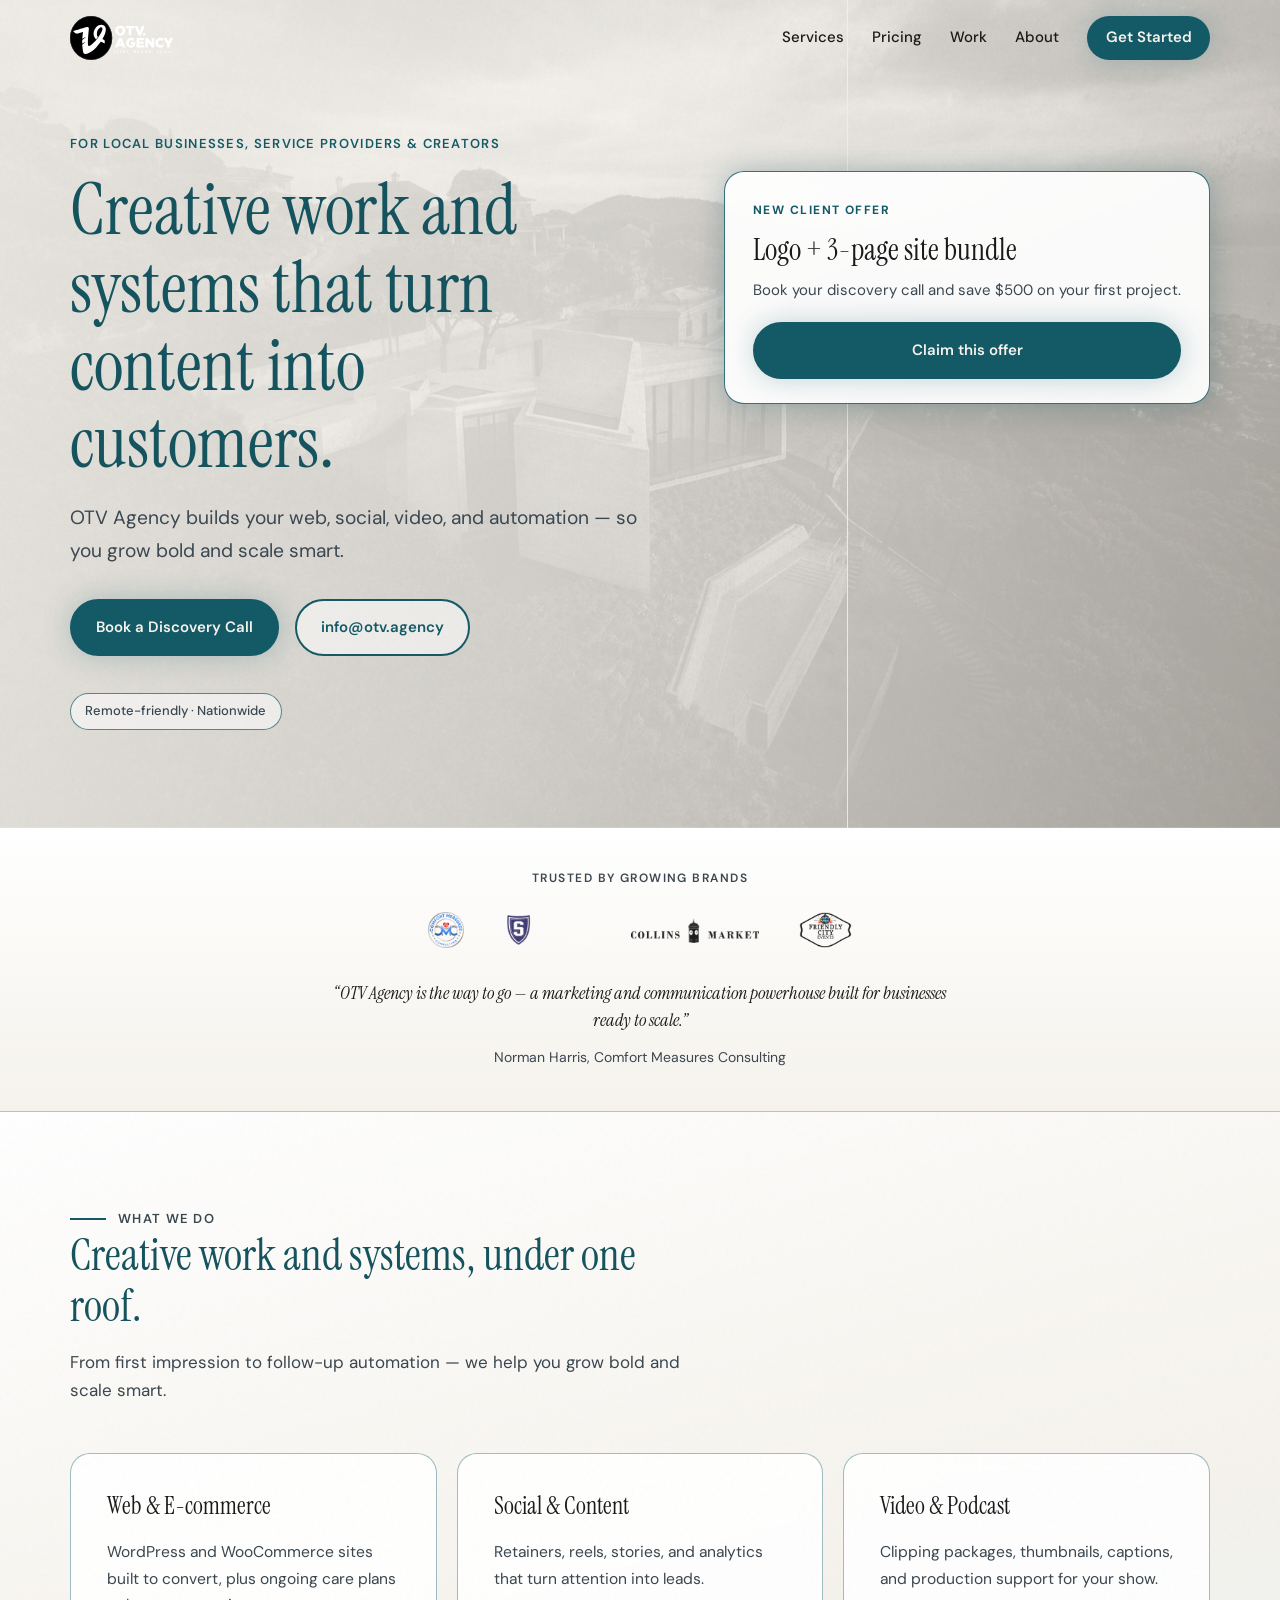
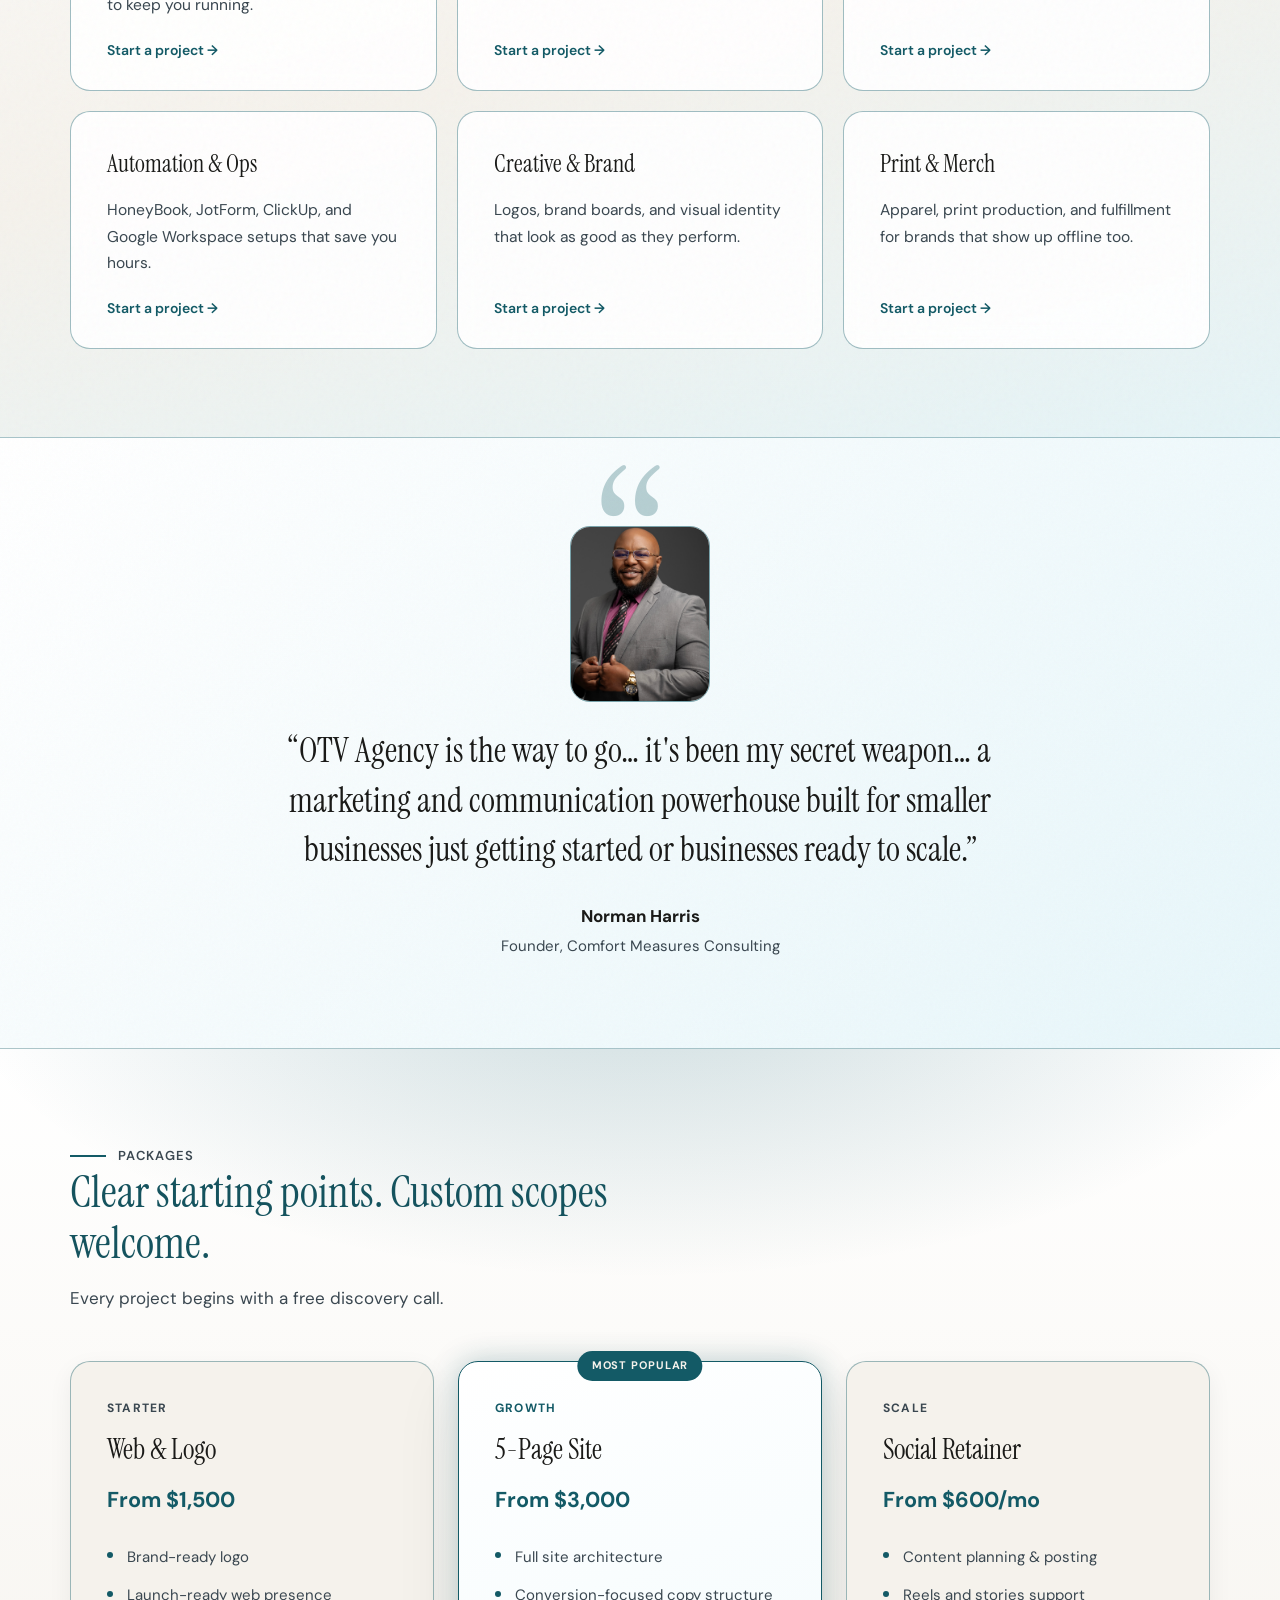
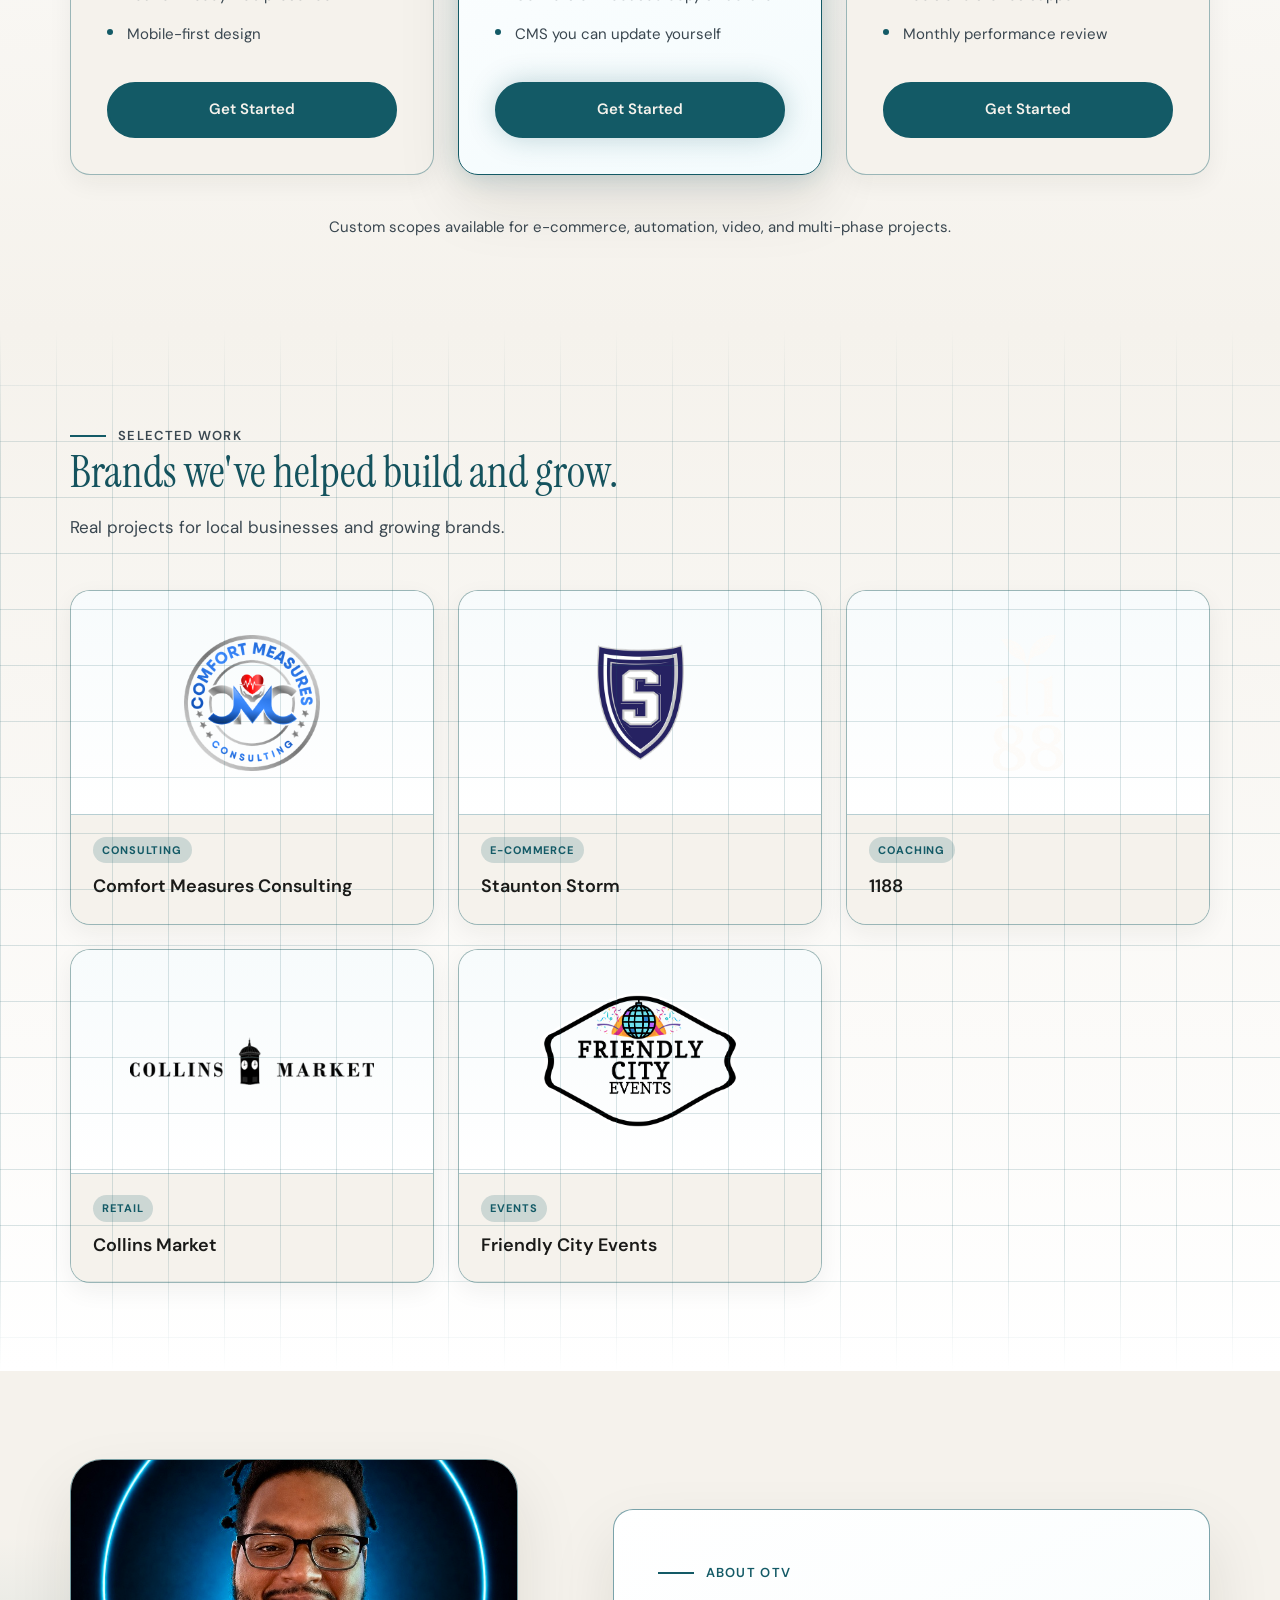
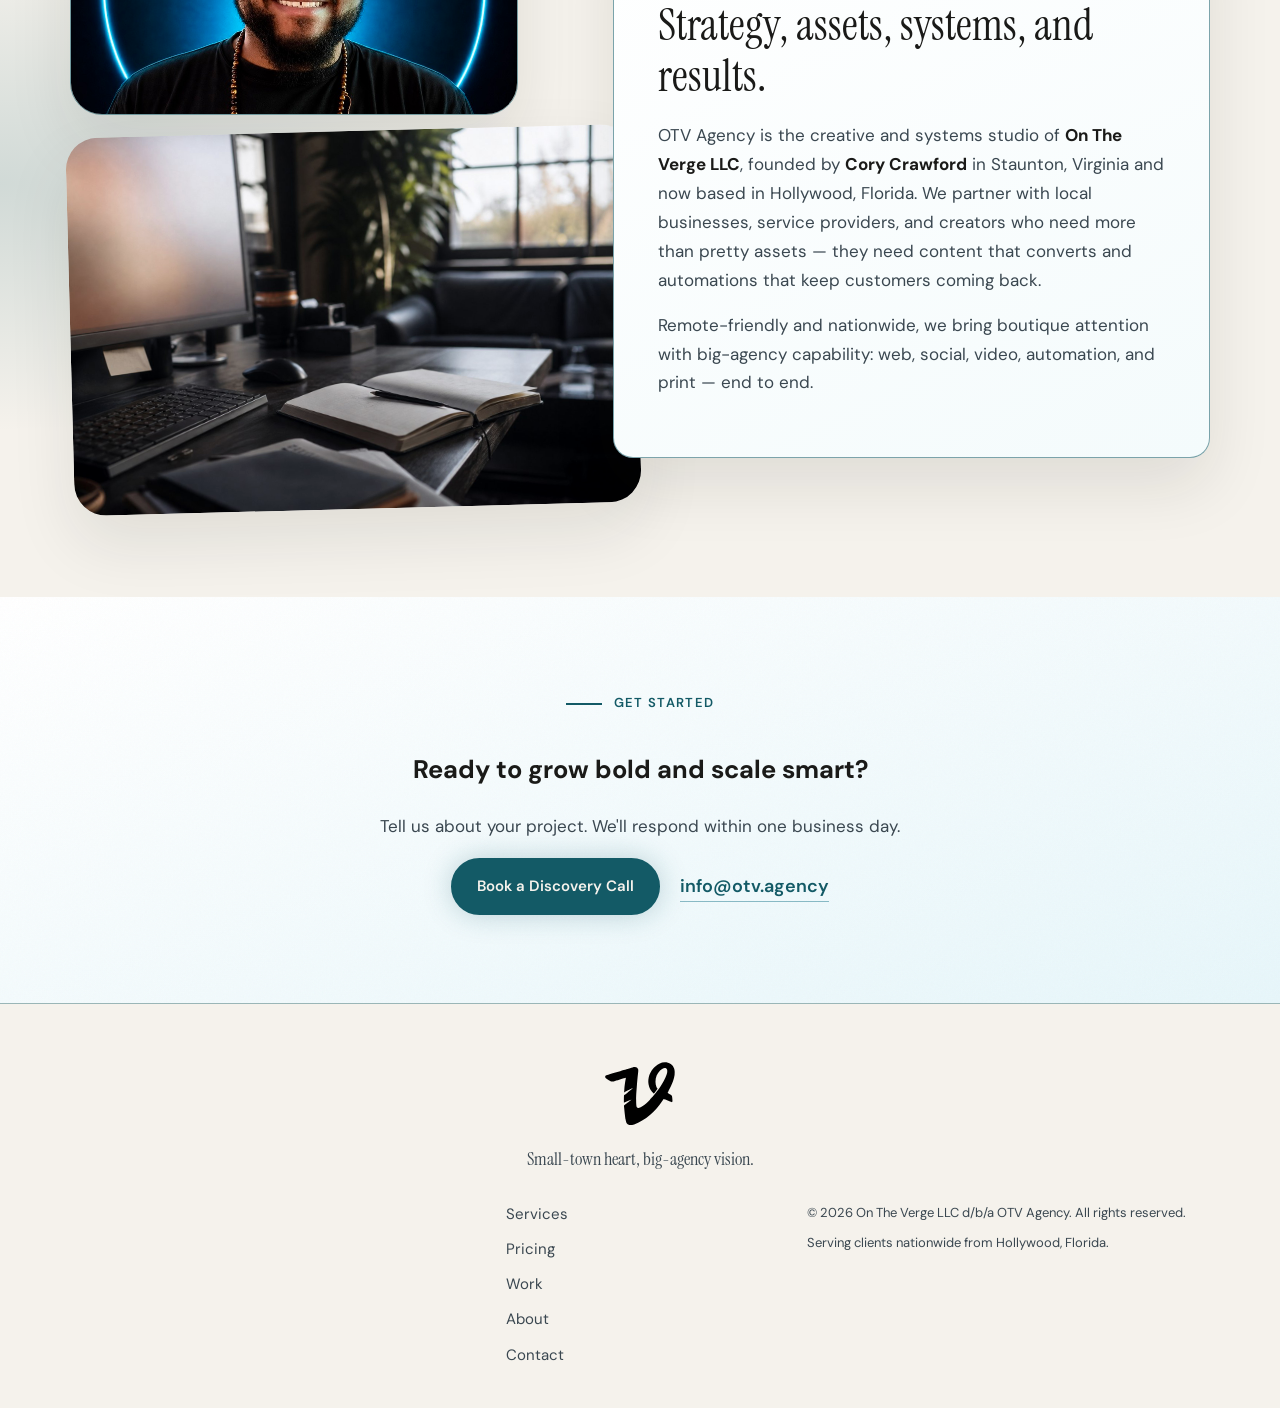
<file: index.html>
<!DOCTYPE html>
<html lang="en">
<head>
  <meta charset="UTF-8">
  <meta name="viewport" content="width=device-width, initial-scale=1.0">
  <meta name="description" content="OTV Agency — boutique creative and systems studio for local businesses, service providers, and creators. Web, social, video, automation, and print.">
  <title>OTV Agency</title>
  <link rel="icon" href="theme/assets/images/favicon.svg" type="image/svg+xml">
  <link rel="preconnect" href="https://fonts.googleapis.com">
  <link rel="preconnect" href="https://fonts.gstatic.com" crossorigin>
  <link href="https://fonts.googleapis.com/css2?family=DM+Sans:ital,opsz,wght@0,9..40,400;0,9..40,500;0,9..40,600;0,9..40,700;1,9..40,400&family=Instrument+Serif:ital@0;1&display=swap" rel="stylesheet">
  <link rel="stylesheet" href="theme/assets/css/main.css?v=20260923e">
</head>
<body>
  <a class="skip-link" href="#main">Skip to content</a>
  <header class="site-header" id="top">
    <div class="container header-inner">
      <a class="brand" href="#top" aria-label="OTV Agency home">
        <img src="theme/assets/images/logos/OTV.Agency_Horiztonal_Logo_V3.svg" alt="OTV Agency" class="brand-logo brand-logo--light" width="160" height="68">
        <img src="theme/assets/images/logos/OTV.Agency_Horizontal_Logo_Dark.svg" alt="" class="brand-logo brand-logo--dark" width="160" height="68" aria-hidden="true">
      </a>
      <button class="nav-toggle" aria-expanded="false" aria-controls="site-nav" aria-label="Open menu">
        <span></span><span></span><span></span>
      </button>
      <nav id="site-nav" class="site-nav" aria-label="Primary">
        <a href="#services">Services</a>
        <a href="#pricing">Pricing</a>
        <a href="#work">Work</a>
        <a href="#about">About</a>
        <a href="intake.html" class="nav-cta">Get Started</a>
      </nav>
    </div>
  </header>

  <main id="main">
    <section class="hero">
      <div class="hero-media" aria-hidden="true">
        <img src="theme/assets/images/hero-bg.jpg" alt="">
      </div>
      <div class="hero-overlay" aria-hidden="true"></div>
      <div class="hero-grain" aria-hidden="true"></div>
      <div class="container hero-inner">
        <div class="hero-grid">
          <p class="hero-eyebrow">For local businesses, service providers &amp; creators</p>
          <div class="hero-copy">
            <h1>Creative work and systems that turn content into customers.</h1>
            <p class="hero-lede">OTV Agency builds your web, social, video, and automation — so you grow bold and scale smart.</p>
            <div class="hero-actions">
              <a href="intake.html" class="btn btn-primary">Book a Discovery Call</a>
              <a href="mailto:info@otv.agency" class="btn btn-ghost">info@otv.agency</a>
            </div>
            <p class="hero-badge">Remote-friendly · Nationwide</p>
          </div>
          <aside class="hero-offer" aria-label="Special offer">
            <p class="hero-offer-label">New client offer</p>
            <p class="hero-offer-headline">Logo + 3-page site bundle</p>
            <p class="hero-offer-copy">Book your discovery call and save $500 on your first project.</p>
            <a href="intake.html" class="btn btn-primary hero-offer-cta">Claim this offer</a>
          </aside>
        </div>
      </div>
    </section>

    <section class="proof-strip" aria-label="Trusted by">
      <div class="container proof-strip-inner">
        <p class="proof-strip-label">Trusted by growing brands</p>
        <div class="proof-logos">
          <img src="theme/assets/images/portfolio/logos/cmc.png" alt="Comfort Measures Consulting" loading="lazy">
          <img src="theme/assets/images/portfolio/logos/staunton-storm.png" alt="Staunton Storm" loading="lazy">
          <img src="theme/assets/images/portfolio/logos/1188.png" alt="1188" loading="lazy">
          <img src="theme/assets/images/portfolio/logos/collins-market.png" alt="Collins Market" loading="lazy">
          <img src="theme/assets/images/portfolio/logos/friendly-city.png" alt="Friendly City Events" loading="lazy">
        </div>
        <blockquote class="proof-quote">
          <p>&ldquo;OTV Agency is the way to go — a marketing and communication powerhouse built for businesses ready to scale.&rdquo;</p>
          <cite>Norman Harris, Comfort Measures Consulting</cite>
        </blockquote>
      </div>
    </section>

    <section id="services" class="section services">
      <div class="container">
        <div class="section-intro">
          <p class="section-label">What We Do</p>
          <h2>Creative work and systems, under one roof.</h2>
          <p>From first impression to follow-up automation — we help you grow bold and scale smart.</p>
        </div>
        <div class="services-grid">
          <article class="service-card">
            <h3>Web &amp; E-commerce</h3>
            <p>WordPress and WooCommerce sites built to convert, plus ongoing care plans to keep you running.</p>
            <a href="intake.html" class="service-cta">Start a project →</a>
          </article>
          <article class="service-card">
            <h3>Social &amp; Content</h3>
            <p>Retainers, reels, stories, and analytics that turn attention into leads.</p>
            <a href="intake.html" class="service-cta">Start a project →</a>
          </article>
          <article class="service-card">
            <h3>Video &amp; Podcast</h3>
            <p>Clipping packages, thumbnails, captions, and production support for your show.</p>
            <a href="intake.html" class="service-cta">Start a project →</a>
          </article>
          <article class="service-card">
            <h3>Automation &amp; Ops</h3>
            <p>HoneyBook, JotForm, ClickUp, and Google Workspace setups that save you hours.</p>
            <a href="intake.html" class="service-cta">Start a project →</a>
          </article>
          <article class="service-card">
            <h3>Creative &amp; Brand</h3>
            <p>Logos, brand boards, and visual identity that look as good as they perform.</p>
            <a href="intake.html" class="service-cta">Start a project →</a>
          </article>
          <article class="service-card">
            <h3>Print &amp; Merch</h3>
            <p>Apparel, print production, and fulfillment for brands that show up offline too.</p>
            <a href="intake.html" class="service-cta">Start a project →</a>
          </article>
        </div>
      </div>
    </section>

    <section class="section testimonial">
      <div class="container testimonial-inner">
        <img class="photo-frame" src="theme/assets/images/people/norman-harris.jpg" alt="Norman Harris">
        <blockquote>
          <p>&ldquo;OTV Agency is the way to go… it's been my secret weapon… a marketing and communication powerhouse built for smaller businesses just getting started or businesses ready to scale.&rdquo;</p>
          <cite><strong>Norman Harris</strong><span>Founder, Comfort Measures Consulting</span></cite>
        </blockquote>
      </div>
    </section>

    <section id="pricing" class="section pricing">
      <div class="container">
        <div class="section-intro">
          <p class="section-label">Packages</p>
          <h2>Clear starting points. Custom scopes welcome.</h2>
          <p>Every project begins with a free discovery call.</p>
        </div>
        <div class="pricing-grid">
          <article class="pricing-card">
            <p class="pricing-tier">Starter</p>
            <h3>Web &amp; Logo</h3>
            <p class="pricing-amount">From $1,500</p>
            <ul><li>Brand-ready logo</li><li>Launch-ready web presence</li><li>Mobile-first design</li></ul>
            <a href="intake.html" class="btn btn-secondary">Get Started</a>
          </article>
          <article class="pricing-card pricing-card--featured">
            <p class="pricing-badge">Most popular</p>
            <p class="pricing-tier">Growth</p>
            <h3>5-Page Site</h3>
            <p class="pricing-amount">From $3,000</p>
            <ul><li>Full site architecture</li><li>Conversion-focused copy structure</li><li>CMS you can update yourself</li></ul>
            <a href="intake.html" class="btn btn-primary">Get Started</a>
          </article>
          <article class="pricing-card">
            <p class="pricing-tier">Scale</p>
            <h3>Social Retainer</h3>
            <p class="pricing-amount">From $600/mo</p>
            <ul><li>Content planning &amp; posting</li><li>Reels and stories support</li><li>Monthly performance review</li></ul>
            <a href="intake.html" class="btn btn-secondary">Get Started</a>
          </article>
        </div>
        <p class="pricing-note">Custom scopes available for e-commerce, automation, video, and multi-phase projects.</p>
      </div>
    </section>

    <section id="work" class="section work">
      <div class="container">
        <div class="section-intro">
          <p class="section-label">Selected Work</p>
          <h2>Brands we've helped build and grow.</h2>
          <p>Real projects for local businesses and growing brands.</p>
        </div>
        <div class="work-grid">
          <article class="work-card"><a href="https://comfortmeasuresconsulting.com/" class="work-link" target="_blank" rel="noopener"><div class="work-thumb"><img src="theme/assets/images/portfolio/logos/cmc.png" alt="Comfort Measures Consulting logo" loading="lazy"></div><div class="work-meta"><span class="work-tag">Consulting</span><h3>Comfort Measures Consulting</h3></div></a></article>
          <article class="work-card"><a href="https://stauntonstorm.com/" class="work-link" target="_blank" rel="noopener"><div class="work-thumb"><img src="theme/assets/images/portfolio/logos/staunton-storm.png" alt="Staunton Storm logo" loading="lazy"></div><div class="work-meta"><span class="work-tag">E-commerce</span><h3>Staunton Storm</h3></div></a></article>
          <article class="work-card"><a href="https://teamee88.com/" class="work-link" target="_blank" rel="noopener"><div class="work-thumb"><img src="theme/assets/images/portfolio/logos/1188.png" alt="1188 logo" loading="lazy"></div><div class="work-meta"><span class="work-tag">Coaching</span><h3>1188</h3></div></a></article>
          <article class="work-card"><a href="https://collinsmarketva.com/" class="work-link" target="_blank" rel="noopener"><div class="work-thumb"><img src="theme/assets/images/portfolio/logos/collins-market.png" alt="Collins Market logo" loading="lazy"></div><div class="work-meta"><span class="work-tag">Retail</span><h3>Collins Market</h3></div></a></article>
          <article class="work-card"><a href="https://friendlycityevents.com/" class="work-link" target="_blank" rel="noopener"><div class="work-thumb"><img src="theme/assets/images/portfolio/logos/friendly-city.png" alt="Friendly City Events logo" loading="lazy"></div><div class="work-meta"><span class="work-tag">Events</span><h3>Friendly City Events</h3></div></a></article>
        </div>
      </div>
    </section>

    <section id="about" class="section about">
      <div class="container about-grid">
        <div class="about-media">
          <img class="photo-frame" src="theme/assets/images/people/cory-crawford.jpg" alt="Cory Crawford">
          <img src="theme/assets/images/about-studio.jpg" alt="Creative workspace at OTV Agency">
        </div>
        <div class="about-copy">
          <p class="section-label">About OTV</p>
          <h2>Strategy, assets, systems, and results.</h2>
          <p>OTV Agency is the creative and systems studio of <strong>On The Verge LLC</strong>, founded by <strong>Cory Crawford</strong> in Staunton, Virginia and now based in Hollywood, Florida. We partner with local businesses, service providers, and creators who need more than pretty assets — they need content that converts and automations that keep customers coming back.</p>
          <p>Remote-friendly and nationwide, we bring boutique attention with big-agency capability: web, social, video, automation, and print — end to end.</p>
        </div>
      </div>
    </section>

    <section id="contact" class="section contact contact--cta">
      <div class="container contact-cta-inner">
        <p class="section-label">Get Started</p>
        <h2>Ready to grow bold and scale smart?</h2>
        <p>Tell us about your project. We'll respond within one business day.</p>
        <div class="contact-actions">
          <a href="intake.html" class="btn btn-primary">Book a Discovery Call</a>
          <a href="mailto:info@otv.agency" class="contact-link">info@otv.agency</a>
        </div>
      </div>
    </section>
  </main>

  <footer class="site-footer">
    <div class="container footer-inner">
      <div class="footer-brand">
        <img src="theme/assets/images/logos/otv-mark.svg" alt="OTV Agency" width="120" height="120">
        <p class="footer-tagline">Small-town heart, big-agency vision.</p>
      </div>
      <nav class="footer-nav" aria-label="Footer">
        <a href="#services">Services</a>
        <a href="#pricing">Pricing</a>
        <a href="#work">Work</a>
        <a href="#about">About</a>
        <a href="#contact">Contact</a>
      </nav>
      <div class="footer-meta">
        <p>&copy; 2026 On The Verge LLC d/b/a OTV Agency. All rights reserved.</p>
        <p class="footer-note">Serving clients nationwide from Hollywood, Florida.</p>
      </div>
    </div>
  </footer>

  <script async src="https://app-cdn.clickup.com/assets/js/forms-embed/embed-form-v1.js"></script>
  <script src="theme/assets/js/main.js?v=20260922b"></script>
</body>
</html>
</file>
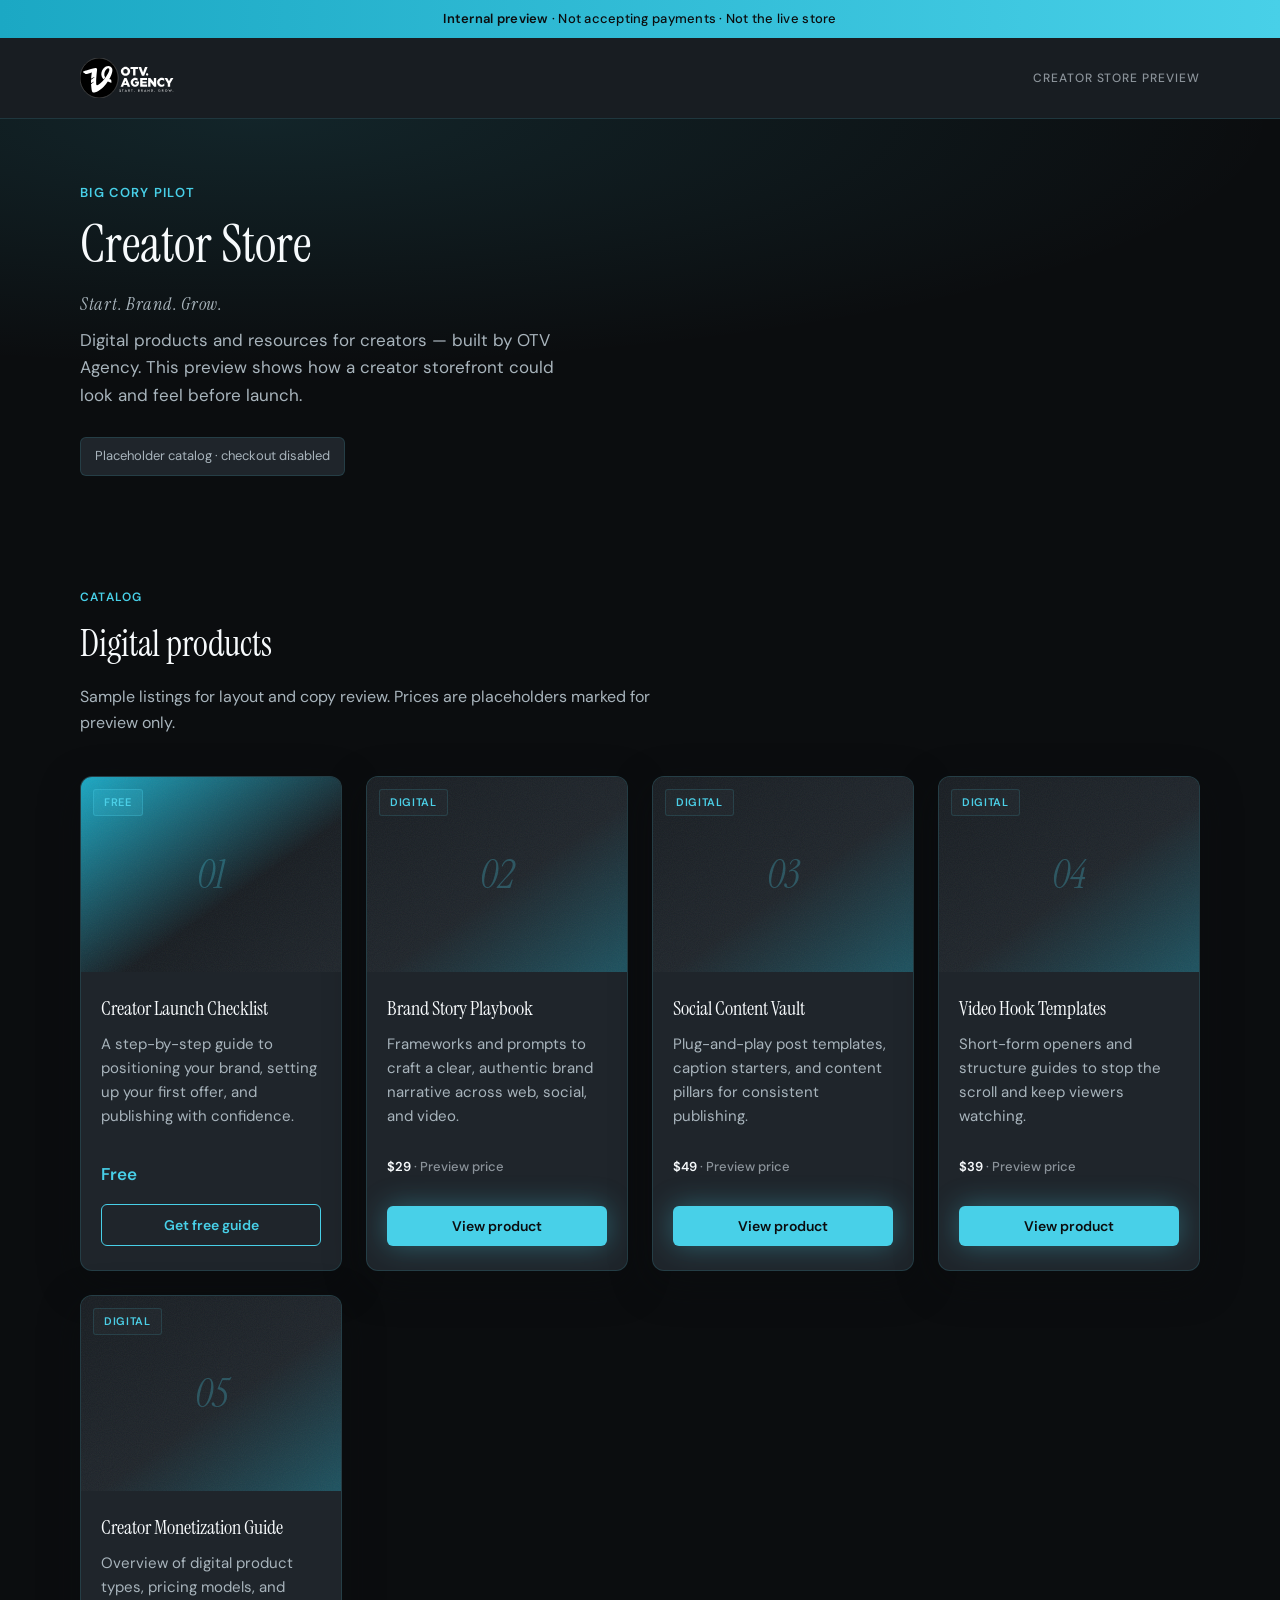
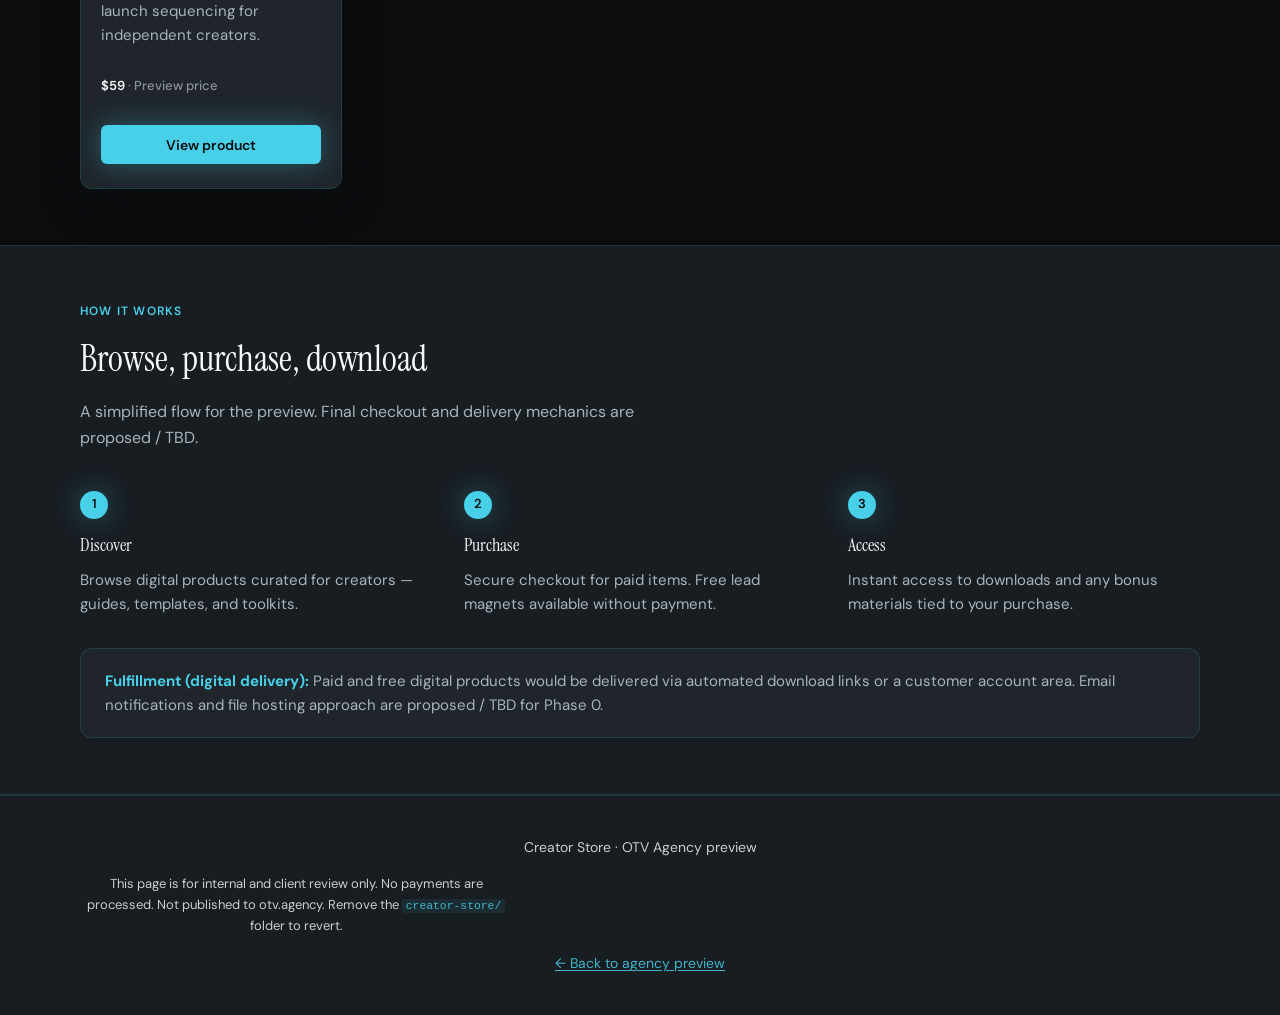
<file: creator-store/index.html>
<!DOCTYPE html>
<html lang="en">
<head>
  <meta charset="UTF-8">
  <meta name="viewport" content="width=device-width, initial-scale=1.0">
  <meta name="robots" content="noindex, nofollow">
  <meta name="description" content="Creator Store preview for OTV Agency — internal client preview only. Not a live storefront.">
  <title>Creator Store — Preview | OTV Agency</title>
  <link rel="icon" href="../theme/assets/images/favicon.svg" type="image/svg+xml">
  <link rel="preconnect" href="https://fonts.googleapis.com">
  <link rel="preconnect" href="https://fonts.gstatic.com" crossorigin>
  <link href="https://fonts.googleapis.com/css2?family=DM+Sans:ital,opsz,wght@0,9..40,400;0,9..40,500;0,9..40,600;0,9..40,700;1,9..40,400&family=Instrument+Serif:ital@0;1&display=swap" rel="stylesheet">
  <link rel="stylesheet" href="styles.css">
</head>
<body>
  <a class="skip-link" href="#main">Skip to content</a>

  <div class="preview-banner" role="status">
    <strong>Internal preview</strong> · Not accepting payments · Not the live store
  </div>

  <header class="site-header">
    <div class="container header-inner">
      <a class="brand" href="../" aria-label="OTV Agency home">
        <img src="../theme/assets/images/logos/OTV.Agency_Horiztonal_Logo_V3.svg" alt="OTV Agency" width="160" height="68">
      </a>
      <span class="header-meta">Creator Store preview</span>
    </div>
  </header>

  <main id="main">
    <section class="hero">
      <div class="container">
        <p class="hero-eyebrow">Big Cory Pilot</p>
        <h1>Creator Store</h1>
        <p class="hero-tagline">Start. Brand. Grow.</p>
        <p class="hero-lede">Digital products and resources for creators — built by OTV Agency. This preview shows how a creator storefront could look and feel before launch.</p>
        <p class="hero-note" aria-label="Preview status">Placeholder catalog · checkout disabled</p>
      </div>
    </section>

    <section class="section" aria-labelledby="catalog-heading">
      <div class="container">
        <p class="section-label">Catalog</p>
        <h2 id="catalog-heading">Digital products</h2>
        <p class="section-intro">Sample listings for layout and copy review. Prices are placeholders marked for preview only.</p>

        <div class="catalog">
          <article class="product-card product-card--free">
            <div class="product-thumb" aria-hidden="true">
              <span class="product-badge product-badge--free">Free</span>
              <span class="product-thumb-icon">01</span>
            </div>
            <div class="product-body">
              <h3>Creator Launch Checklist</h3>
              <p class="product-blurb">A step-by-step guide to positioning your brand, setting up your first offer, and publishing with confidence.</p>
              <div class="product-meta">
                <span class="product-price">Free</span>
              </div>
              <button type="button" class="btn btn-secondary btn-block" data-preview-cta data-product-name="Creator Launch Checklist">Get free guide</button>
            </div>
          </article>

          <article class="product-card">
            <div class="product-thumb" aria-hidden="true">
              <span class="product-badge">Digital</span>
              <span class="product-thumb-icon">02</span>
            </div>
            <div class="product-body">
              <h3>Brand Story Playbook</h3>
              <p class="product-blurb">Frameworks and prompts to craft a clear, authentic brand narrative across web, social, and video.</p>
              <div class="product-meta">
                <p class="product-price--preview"><span>$29</span> · Preview price</p>
              </div>
              <button type="button" class="btn btn-primary btn-block" data-preview-cta data-product-name="Brand Story Playbook">View product</button>
            </div>
          </article>

          <article class="product-card">
            <div class="product-thumb" aria-hidden="true">
              <span class="product-badge">Digital</span>
              <span class="product-thumb-icon">03</span>
            </div>
            <div class="product-body">
              <h3>Social Content Vault</h3>
              <p class="product-blurb">Plug-and-play post templates, caption starters, and content pillars for consistent publishing.</p>
              <div class="product-meta">
                <p class="product-price--preview"><span>$49</span> · Preview price</p>
              </div>
              <button type="button" class="btn btn-primary btn-block" data-preview-cta data-product-name="Social Content Vault">View product</button>
            </div>
          </article>

          <article class="product-card">
            <div class="product-thumb" aria-hidden="true">
              <span class="product-badge">Digital</span>
              <span class="product-thumb-icon">04</span>
            </div>
            <div class="product-body">
              <h3>Video Hook Templates</h3>
              <p class="product-blurb">Short-form openers and structure guides to stop the scroll and keep viewers watching.</p>
              <div class="product-meta">
                <p class="product-price--preview"><span>$39</span> · Preview price</p>
              </div>
              <button type="button" class="btn btn-primary btn-block" data-preview-cta data-product-name="Video Hook Templates">View product</button>
            </div>
          </article>

          <article class="product-card">
            <div class="product-thumb" aria-hidden="true">
              <span class="product-badge">Digital</span>
              <span class="product-thumb-icon">05</span>
            </div>
            <div class="product-body">
              <h3>Creator Monetization Guide</h3>
              <p class="product-blurb">Overview of digital product types, pricing models, and launch sequencing for independent creators.</p>
              <div class="product-meta">
                <p class="product-price--preview"><span>$59</span> · Preview price</p>
              </div>
              <button type="button" class="btn btn-primary btn-block" data-preview-cta data-product-name="Creator Monetization Guide">View product</button>
            </div>
          </article>
        </div>
      </div>
    </section>

    <section class="section section--alt" aria-labelledby="how-heading">
      <div class="container">
        <p class="section-label">How it works</p>
        <h2 id="how-heading">Browse, purchase, download</h2>
        <p class="section-intro">A simplified flow for the preview. Final checkout and delivery mechanics are proposed / TBD.</p>

        <div class="steps">
          <div class="step">
            <span class="step-num" aria-hidden="true">1</span>
            <h3>Discover</h3>
            <p>Browse digital products curated for creators — guides, templates, and toolkits.</p>
          </div>
          <div class="step">
            <span class="step-num" aria-hidden="true">2</span>
            <h3>Purchase</h3>
            <p>Secure checkout for paid items. Free lead magnets available without payment.</p>
          </div>
          <div class="step">
            <span class="step-num" aria-hidden="true">3</span>
            <h3>Access</h3>
            <p>Instant access to downloads and any bonus materials tied to your purchase.</p>
          </div>
        </div>

        <div class="fulfillment-note">
          <strong>Fulfillment (digital delivery):</strong> Paid and free digital products would be delivered via automated download links or a customer account area. Email notifications and file hosting approach are proposed / TBD for Phase 0.
        </div>
      </div>
    </section>
  </main>

  <footer class="site-footer">
    <div class="container footer-inner">
      <p>Creator Store · OTV Agency preview</p>
      <p class="footer-disclaimer">This page is for internal and client review only. No payments are processed. Not published to otv.agency. Remove the <code>creator-store/</code> folder to revert.</p>
      <p><a href="../">← Back to agency preview</a></p>
    </div>
  </footer>

  <div class="modal-overlay" id="preview-modal" role="dialog" aria-modal="true" aria-labelledby="modal-title" aria-hidden="true">
    <div class="modal">
      <h2 id="modal-title">Coming soon</h2>
      <p><strong data-modal-product>This product</strong> is a placeholder in this preview. Checkout, payments, and delivery are not enabled.</p>
      <button type="button" class="btn btn-primary modal-close" data-modal-close>Got it</button>
    </div>
  </div>

  <script src="main.js"></script>
</body>
</html>
</file>
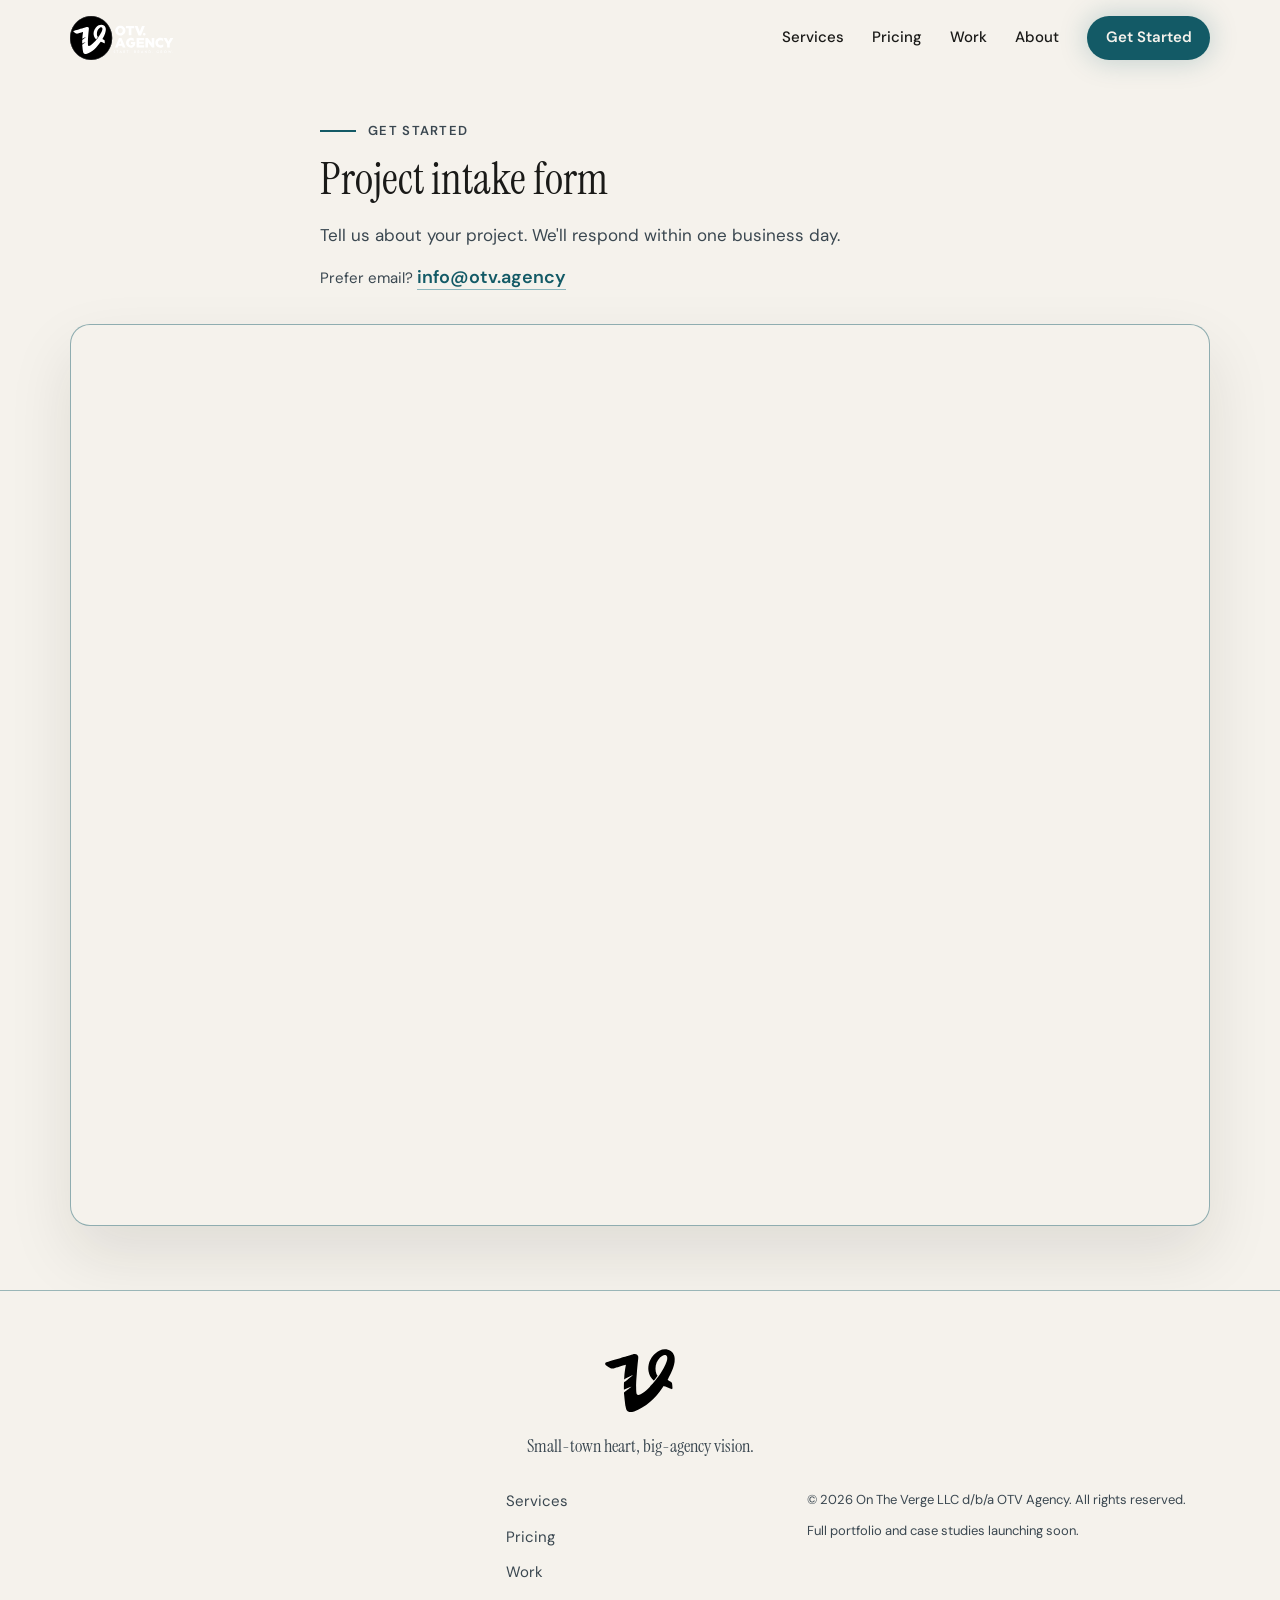
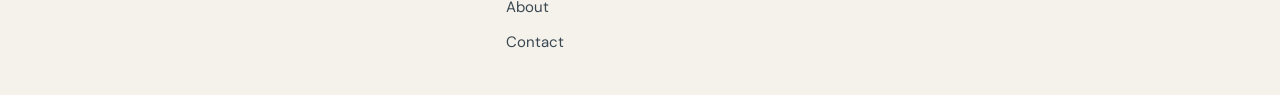
<file: intake.html>
<!DOCTYPE html>
<html lang="en">
<head>
  <meta charset="UTF-8">
  <meta name="viewport" content="width=device-width, initial-scale=1.0">
  <meta name="description" content="Start your project with OTV Agency — intake form for web, social, video, automation, and brand work.">
  <title>Project intake — OTV Agency</title>
  <link rel="icon" href="theme/assets/images/favicon.svg" type="image/svg+xml">
  <link rel="preconnect" href="https://fonts.googleapis.com">
  <link rel="preconnect" href="https://fonts.gstatic.com" crossorigin>
  <link href="https://fonts.googleapis.com/css2?family=DM+Sans:ital,opsz,wght@0,9..40,400;0,9..40,500;0,9..40,600;0,9..40,700;1,9..40,400&family=Instrument+Serif:ital@0;1&display=swap" rel="stylesheet">
  <link rel="stylesheet" href="theme/assets/css/main.css?v=20260922j">
</head>
<body class="intake-page">
  <a class="skip-link" href="#main">Skip to content</a>
  <header class="site-header is-scrolled" id="top">
    <div class="container header-inner">
      <a class="brand" href="index.html" aria-label="OTV Agency home">
        <img src="theme/assets/images/logos/OTV.Agency_Horiztonal_Logo_V3.svg" alt="OTV Agency" class="brand-logo brand-logo--light" width="160" height="68">
        <img src="theme/assets/images/logos/OTV.Agency_Horizontal_Logo_Dark.svg" alt="" class="brand-logo brand-logo--dark" width="160" height="68" aria-hidden="true">
      </a>
      <button class="nav-toggle" aria-expanded="false" aria-controls="site-nav" aria-label="Open menu">
        <span></span><span></span><span></span>
      </button>
      <nav id="site-nav" class="site-nav" aria-label="Primary">
        <a href="index.html#services">Services</a>
        <a href="index.html#pricing">Pricing</a>
        <a href="index.html#work">Work</a>
        <a href="index.html#about">About</a>
        <a href="intake.html" class="nav-cta">Get Started</a>
      </nav>
    </div>
  </header>

  <main id="main" class="intake-page">
    <section class="section intake">
      <div class="container intake-intro">
        <p class="section-label">Get Started</p>
        <h1>Project intake form</h1>
        <p>Tell us about your project. We'll respond within one business day.</p>
        <p class="intake-alt">Prefer email? <a href="mailto:info@otv.agency" class="contact-link">info@otv.agency</a></p>
      </div>
      <div class="container">
        <div class="intake-form-embed" id="intake-form">
          <iframe
            class="clickup-embed clickup-dynamic-height"
            src="https://forms.clickup.com/9014644998/f/8cn1486-4294/ST5JF7V1I3S1JQK26L"
            title="OTV Agency intake form"
            width="100%"
            height="900"
            style="background: transparent; border: 0;"
            loading="lazy"
          ></iframe>
        </div>
      </div>
    </section>
  </main>

  <footer class="site-footer">
    <div class="container footer-inner">
      <div class="footer-brand">
        <img src="theme/assets/images/logos/otv-mark.svg" alt="OTV Agency" width="120" height="120">
        <p class="footer-tagline">Small-town heart, big-agency vision.</p>
      </div>
      <nav class="footer-nav" aria-label="Footer">
        <a href="index.html#services">Services</a>
        <a href="index.html#pricing">Pricing</a>
        <a href="index.html#work">Work</a>
        <a href="index.html#about">About</a>
        <a href="index.html#contact">Contact</a>
      </nav>
      <div class="footer-meta">
        <p>&copy; 2026 On The Verge LLC d/b/a OTV Agency. All rights reserved.</p>
        <p class="footer-note">Full portfolio and case studies launching soon.</p>
      </div>
    </div>
  </footer>

  <script async src="https://app-cdn.clickup.com/assets/js/forms-embed/embed-form-v1.js"></script>
  <script src="theme/assets/js/main.js?v=20260623"></script>
</body>
</html>
</file>
<file: theme/assets/css/main.css>
:root {
  /* Slate Lagoon B — canonical tokens from the 2026-11-08 brand guide */
  --otv-font-display: "Instrument Serif", Georgia, "Times New Roman", serif;
  --otv-font-body: "DM Sans", system-ui, -apple-system, "Segoe UI", Roboto, Arial, sans-serif;
  --otv-surface: #f5f2ec;
  --otv-surface-alt: #ebe7df;
  --otv-panel: #ddd8cf;
  --otv-text: #1a1a18;
  --otv-text-secondary: #3a4750;
  --otv-heading: #15535e;
  --otv-link: #135a66;
  --otv-accent: #135a66;
  --otv-border: #15535e;
  --otv-focus: #135a66;
  --otv-effect-teal: #4FC3CF;
  --otv-effect-blue: #6AABDC;

  /* Legacy aliases used throughout this stylesheet */
  --ink: var(--otv-text);
  --ink-soft: var(--otv-text-secondary);
  --muted: var(--otv-text-secondary);
  --muted-light: var(--otv-text-secondary);
  --paper: var(--otv-surface);
  --paper-2: var(--otv-surface-alt);
  --white: #f5f2ec;
  --line: rgba(21, 83, 94, 0.22);
  --cyan: var(--otv-accent);
  --cyan-ink: var(--otv-link);
  --cyan-ink-hover: var(--otv-heading);
  --cyan-bright: #3fbfd2;
  --black: var(--otv-text);
  --charcoal: var(--otv-surface-alt);
  --surface: var(--otv-panel);
  --cream: var(--otv-text);
  --cream-deep: var(--otv-surface-alt);
  --cyan-deep: var(--otv-link);
  --forest: var(--otv-accent);
  --forest-deep: var(--otv-heading);
  --navy: var(--otv-accent);
  --navy-deep: var(--otv-heading);
  --stone: var(--otv-text-secondary);
  --font-display: var(--otv-font-display);
  --font-body: var(--otv-font-body);
  --shadow-sm: 0 8px 24px rgba(26, 26, 24, 0.06);
  --shadow-md: 0 18px 44px rgba(26, 26, 24, 0.08);
  --shadow-lg: 0 28px 64px rgba(26, 26, 24, 0.1);
  --glow-cyan: 0 0 28px rgba(19, 90, 102, 0.25);
  --grain: url("data:image/svg+xml,%3Csvg viewBox='0 0 256 256' xmlns='http://www.w3.org/2000/svg'%3E%3Cfilter id='n'%3E%3CfeTurbulence type='fractalNoise' baseFrequency='0.85' numOctaves='4' stitchTiles='stitch'/%3E%3C/filter%3E%3Crect width='100%25' height='100%25' filter='url(%23n)' opacity='0.55'/%3E%3C/svg%3E");
  --radius-sm: 12px;
  --radius-md: 20px;
  --radius-lg: 32px;
  --max-width: 1140px;
  color-scheme: light;
}

[data-theme="dark"],
.otv-theme-dark {
  --otv-surface: #111d24;
  --otv-surface-alt: #16262f;
  --otv-panel: #1c3039;
  --otv-text: #f5f2ec;
  --otv-text-secondary: #b4c2c8;
  --otv-heading: #f5f2ec;
  --otv-link: #6fd0df;
  --otv-accent: #3fbfd2;
  --otv-border: #3fbfd2;
  --otv-focus: #6fd0df;
  --line: rgba(63, 191, 210, 0.28);
  --glow-cyan: 0 0 28px rgba(63, 191, 210, 0.28);
  --shadow-sm: 0 8px 24px rgba(0, 0, 0, 0.28);
  --shadow-md: 0 18px 44px rgba(0, 0, 0, 0.32);
  --shadow-lg: 0 28px 64px rgba(0, 0, 0, 0.4);
  color-scheme: dark;
}

*, *::before, *::after { box-sizing: border-box; }
html { scroll-behavior: smooth; }
body {
  margin: 0;
  font-family: var(--font-body);
  font-size: 1.0625rem;
  line-height: 1.7;
  color: var(--ink);
  background: var(--paper);
}
img { max-width: 100%; height: auto; display: block; }
a { color: var(--otv-link); text-decoration: underline; text-underline-offset: 3px; }
a:hover { color: var(--cyan-ink-hover); }
a:focus-visible,
.btn:focus-visible,
.nav-toggle:focus-visible,
.theme-toggle:focus-visible {
  outline: 3px solid var(--otv-focus);
  outline-offset: 2px;
}

.skip-link {
  position: absolute; left: -9999px; top: 0; z-index: 9999;
  padding: 0.75rem 1.25rem; background: var(--cyan); color: var(--ink);
}
.skip-link:focus { left: 1rem; top: 1rem; }

.container { width: min(100% - 2.5rem, var(--max-width)); margin-inline: auto; }

/* Header */
.site-header {
  position: fixed; top: 0; left: 0; right: 0; z-index: 100;
  transition: background 0.3s, box-shadow 0.3s;
}
.site-header.is-scrolled {
  background: rgba(255, 255, 255, 0.94);
  backdrop-filter: blur(12px);
  box-shadow: var(--shadow-sm);
  border-bottom: 1px solid rgba(19, 90, 102, 0.35);
}
.header-inner {
  display: flex; align-items: center; justify-content: space-between;
  padding: 1rem 0; gap: 1rem;
}
.brand { display: flex; align-items: center; text-decoration: none; }
.brand-logo { height: 44px; width: auto; }
.is-editing .brand { min-width: 0; max-width: calc(100% - 3.25rem); }
.is-editing .brand-lockup {
  display: block;
  height: auto;
  width: auto;
  max-height: 4.5rem;
  max-width: 100%;
  object-fit: contain;
  object-position: left center;
}
.brand-logo--light { display: block; } /* dark artwork — light mode / cream surfaces */
.brand-logo--dark { display: none; } /* white artwork — dark mode only */

.site-nav { display: flex; align-items: center; gap: 1.75rem; }
.site-nav a {
  text-decoration: none; font-size: 0.9375rem; font-weight: 500;
  color: var(--ink);
}
.site-header.is-scrolled .site-nav a { color: var(--ink); }
.site-nav a:hover { color: var(--cyan-ink); opacity: 1; }
.site-header.is-scrolled .site-nav a:hover { color: var(--cyan-ink); opacity: 1; }
.nav-cta {
  padding: 0.55rem 1.15rem; border-radius: 999px;
  background: var(--cyan); color: #f5f2ec !important;
  font-weight: 600 !important;
  box-shadow: var(--glow-cyan);
}
.nav-cta:hover { background: var(--cyan-ink); color: #f5f2ec !important; }
.site-header.is-scrolled .nav-cta {
  background: var(--cyan); color: #f5f2ec !important;
}
.site-header.is-scrolled .nav-cta:hover {
  background: var(--cyan-ink); color: #f5f2ec !important;
}

.nav-toggle {
  display: none; flex-direction: column; gap: 5px;
  background: none; border: none; cursor: pointer; padding: 0.5rem;
}
.nav-toggle span {
  display: block; width: 24px; height: 2px;
  background: var(--ink); transition: 0.3s;
}
.site-header.is-scrolled .nav-toggle span { background: var(--ink); }

/* Hero */
.hero {
  position: relative; min-height: 92vh; display: flex; align-items: center;
  color: var(--ink); overflow: hidden;
  background: var(--paper);
}
.hero-media {
  position: absolute; inset: 0;
}
.hero-media img {
  width: 100%; height: 100%; object-fit: cover;
  filter: saturate(0.4) contrast(0.92) brightness(1.2);
}
.hero-overlay {
  position: absolute; inset: 0; z-index: 1;
  background: linear-gradient(
    105deg,
    rgba(245, 242, 236, 0.94) 0%,
    rgba(245, 242, 236, 0.84) 46%,
    rgba(221, 216, 207, 0.72) 100%
  );
}
.hero-grain {
  position: absolute; inset: 0; z-index: 2;
  opacity: 0.08;
  mix-blend-mode: multiply;
  pointer-events: none;
  background-image: var(--grain);
}
.hero-inner { position: relative; z-index: 3; padding: 8rem 0 5rem; }
.hero-grid {
  display: grid;
  grid-template-columns: minmax(0, 1fr) minmax(220px, 26rem);
  column-gap: clamp(2rem, 5vw, 4rem);
  row-gap: 1rem;
  align-items: start;
}
.hero-eyebrow {
  grid-column: 1 / -1;
  margin: 0;
  font-size: 0.8125rem;
  font-weight: 600;
  letter-spacing: 0.1em;
  text-transform: uppercase;
  color: var(--cyan-ink);
}
.hero-offer {
  grid-row: 2;
  grid-column: 2;
  align-self: start;
  padding: 1.75rem 1.75rem 1.5rem;
  border-radius: var(--radius-md);
  border: 1px solid rgba(19, 90, 102, 0.85);
  background: rgba(255, 255, 255, 0.92);
  backdrop-filter: blur(14px);
  box-shadow: var(--glow-cyan), 0 24px 50px rgba(21, 32, 38, 0.08);
}
.hero-copy {
  grid-row: 2;
  grid-column: 1;
}
.hero-offer-label {
  margin: 0 0 0.75rem;
  font-size: 0.75rem;
  font-weight: 700;
  letter-spacing: 0.12em;
  text-transform: uppercase;
  color: var(--cyan-ink);
}
.hero-offer-headline {
  margin: 0 0 0.75rem;
  font-family: var(--font-display);
  font-size: clamp(1.5rem, 2.5vw, 1.875rem);
  line-height: 1.15;
  color: var(--ink);
}
.hero-offer-copy {
  margin: 0 0 1.25rem;
  font-size: 0.9375rem;
  line-height: 1.55;
  color: var(--ink-soft);
}
.hero-offer-cta { width: 100%; }
.hero h1 {
  font-family: var(--font-display); font-size: clamp(2.75rem, 6vw, 4.5rem);
  font-weight: 400; line-height: 1.08; margin: 0 0 1.25rem; max-width: 16ch;
  color: var(--otv-heading);
}
.hero-lede { font-size: 1.2rem; max-width: 44ch; color: var(--ink-soft); margin: 0 0 2rem; }
.hero-actions { display: flex; flex-wrap: wrap; gap: 1rem; margin-bottom: 1.5rem; }
.hero-badge {
  display: inline-block; font-size: 0.8125rem; font-weight: 500;
  padding: 0.4rem 0.9rem; border-radius: 999px;
  border: 1px solid rgba(19, 90, 102, 0.7); color: var(--ink-soft);
  background: rgba(255, 255, 255, 0.55);
}

/* Proof strip */
.proof-strip {
  padding: 2.5rem 0;
  background: linear-gradient(180deg, #ffffff 0%, var(--paper) 100%);
  border-bottom: 1px solid rgba(19, 90, 102, 0.35);
}
.proof-strip-inner { text-align: center; }
.proof-strip-label {
  margin: 0 0 1.5rem;
  font-size: 0.75rem;
  font-weight: 600;
  letter-spacing: 0.12em;
  text-transform: uppercase;
  color: var(--muted);
}
.proof-logos {
  display: flex;
  flex-wrap: wrap;
  align-items: center;
  justify-content: center;
  gap: 2rem 2.5rem;
  margin-bottom: 2rem;
}
.is-editing .proof-logos {
  margin-bottom: 0;
}
.is-editing .contact.section {
  padding-bottom: 2.75rem;
}
.is-editing .proof-strip {
  margin-top: 0;
  margin-bottom: 4.5rem;
  padding-top: 1.5rem;
  padding-bottom: 2.25rem;
}
.is-editing .proof-strip-label {
  font-size: 0.8125rem;
  margin-bottom: 1.75rem;
}
.is-editing .proof-logos {
  gap: 2.25rem 3rem;
}
.is-editing .proof-logos img {
  height: 3.25rem;
  max-width: 11rem;
}
.is-editing .proof-logos a {
  display: inline-flex;
  align-items: center;
  line-height: 0;
}
.proof-logos img {
  height: 2.25rem;
  width: auto;
  max-width: 8rem;
  object-fit: contain;
  opacity: 0.88;
  filter: none;
  transition: opacity 0.2s;
}
.proof-logos img:hover { opacity: 1; }
.proof-quote {
  margin: 0 auto;
  max-width: 52ch;
  padding: 0;
  border: none;
}
.proof-quote p {
  margin: 0 0 0.5rem;
  font-family: var(--font-display);
  font-size: 1.125rem;
  line-height: 1.5;
  color: var(--ink);
  font-style: italic;
}
.proof-quote cite {
  font-style: normal;
  font-size: 0.875rem;
  color: var(--muted);
}

/* Buttons */
.btn {
  display: inline-flex; align-items: center; justify-content: center;
  padding: 0.85rem 1.5rem; border-radius: 999px; font-weight: 600;
  font-size: 0.9375rem; text-decoration: none; border: 2px solid transparent;
  transition: transform 0.2s, background 0.2s, color 0.2s, box-shadow 0.2s;
}
.btn:hover { transform: translateY(-1px); }
.btn-primary {
  background: var(--cyan);
  color: var(--ink);
  box-shadow: var(--glow-cyan);
}
.btn-primary:hover {
  background: var(--cyan-ink);
  color: var(--white);
  box-shadow: 0 0 32px rgba(19, 90, 102, 0.55);
}
.btn-secondary {
  background: transparent;
  color: var(--cyan-ink);
  border-color: rgba(19, 90, 102, 0.9);
}
.btn-secondary:hover {
  background: rgba(19, 90, 102, 0.16);
  color: var(--cyan-ink-hover);
  border-color: var(--cyan);
}
.btn-ghost {
  background: rgba(255, 255, 255, 0.55);
  color: var(--cyan-ink);
  border-color: rgba(19, 90, 102, 0.9);
}
.btn-ghost:hover {
  background: rgba(19, 90, 102, 0.16);
  color: var(--cyan-ink-hover);
  border-color: var(--cyan);
}

/* Sections */
.section {
  position: relative;
  padding: 5.5rem 0;
  overflow: hidden;
}
.section-label {
  display: inline-flex;
  align-items: center;
  gap: 0.75rem;
  font-size: 0.8125rem;
  font-weight: 600;
  letter-spacing: 0.1em;
  text-transform: uppercase;
  color: var(--cyan-ink);
  margin: 0 0 0.75rem;
}
.section-label::before {
  content: "";
  width: 2.25rem;
  height: 2px;
  background: var(--cyan);
  flex-shrink: 0;
}
.section-intro { max-width: 640px; margin-bottom: 3rem; }
.section-intro h2 {
  font-family: var(--font-display);
  font-size: clamp(2rem, 4vw, 2.75rem);
  font-weight: 400;
  line-height: 1.15;
  margin: 0 0 1rem;
  color: var(--otv-heading);
}
.section-intro p { color: var(--muted); margin: 0; }

/* Scroll reveal */
.reveal {
  opacity: 0;
  transform: translateY(22px);
  transition: opacity 0.65s ease var(--reveal-delay, 0ms),
    transform 0.65s ease var(--reveal-delay, 0ms);
}
.reveal.is-visible {
  opacity: 1;
  transform: none;
}

/* Services */
.services {
  background: linear-gradient(165deg, #ffffff 0%, var(--paper) 55%, #e5f4f7 100%);
  color: var(--ink);
}
.services::after {
  content: "";
  position: absolute;
  inset: 0;
  opacity: 0.06;
  mix-blend-mode: multiply;
  pointer-events: none;
  background-image: var(--grain);
}
.services .section-label { color: var(--cyan-ink); }
.services .section-intro h2 { color: var(--otv-heading); }
.services .section-intro p { color: var(--muted); }
.services-grid {
  display: grid;
  grid-template-columns: repeat(auto-fit, minmax(280px, 1fr));
  gap: 1.25rem;
}
.service-card {
  position: relative;
  padding: 2rem 2rem 1.75rem 2.25rem;
  border-radius: var(--radius-md);
  background: rgba(255, 255, 255, 0.92);
  border: 1px solid rgba(19, 90, 102, 0.4);
  backdrop-filter: blur(10px);
  transition: background 0.3s, border-color 0.3s, box-shadow 0.3s, transform 0.3s;
  overflow: hidden;
  display: flex;
  flex-direction: column;
}
.service-card::after {
  content: "";
  position: absolute;
  left: 0;
  top: 0;
  bottom: 0;
  width: 3px;
  background: linear-gradient(180deg, var(--cyan), transparent);
  opacity: 0;
  transition: opacity 0.3s;
}
.service-card:hover {
  background: #ffffff;
  border-color: rgba(19, 90, 102, 0.85);
  box-shadow: var(--glow-cyan), 0 18px 40px rgba(21, 32, 38, 0.08);
  transform: translateY(-3px);
}
.service-card:hover::after { opacity: 1; }
.service-card h3 {
  font-family: var(--font-display);
  font-size: 1.5rem;
  font-weight: 400;
  margin: 0 0 0.75rem;
  color: var(--ink);
  max-width: 16ch;
}
.service-card p {
  margin: 0 0 1.25rem;
  color: var(--ink-soft);
  font-size: 0.975rem;
  flex: 1;
}
.service-cta {
  font-size: 0.875rem;
  font-weight: 600;
  color: var(--cyan-ink);
  text-decoration: none;
  align-self: flex-start;
}
.service-cta:hover { color: var(--cyan-ink-hover); }

/* Pricing */
.pricing {
  background:
    radial-gradient(ellipse 90% 60% at 50% -10%, rgba(19, 90, 102, 0.22), transparent 60%),
    linear-gradient(180deg, #ffffff 0%, var(--paper) 100%);
}
.pricing-offer {
  max-width: 36rem;
  margin: 0 auto 1.75rem;
}
.is-editing .pricing-offer {
  margin: 1.75rem auto 0;
}
.pricing-offer-copy {
  margin: 0 0 1.75rem;
  flex: 1;
  color: var(--ink-soft);
  font-size: 0.9375rem;
  line-height: 1.55;
}
.pricing-grid {
  display: grid;
  grid-template-columns: repeat(auto-fit, minmax(280px, 1fr));
  gap: 1.5rem;
  align-items: stretch;
}
.pricing-card {
  position: relative;
  padding: 2.25rem;
  border-radius: var(--radius-md);
  background: var(--white);
  border: 1px solid rgba(19, 90, 102, 0.4);
  display: flex;
  flex-direction: column;
  box-shadow: var(--shadow-sm);
  transition: transform 0.3s, box-shadow 0.3s, border-color 0.3s;
  color: var(--ink);
}
.pricing-card:hover {
  box-shadow: var(--shadow-md);
  border-color: rgba(19, 90, 102, 0.75);
}
.pricing-card--featured {
  background: linear-gradient(160deg, #ffffff 0%, #f3fbfd 100%);
  border: 1px solid var(--cyan);
  color: var(--ink);
  box-shadow: var(--glow-cyan), var(--shadow-lg);
  transform: translateY(-6px) scale(1.02);
}
.pricing-card--featured:hover { transform: translateY(-8px) scale(1.02); }
.pricing-badge {
  position: absolute;
  top: -0.7rem;
  left: 50%;
  transform: translateX(-50%);
  margin: 0;
  padding: 0.35rem 0.9rem;
  border-radius: 999px;
  font-size: 0.6875rem;
  font-weight: 700;
  letter-spacing: 0.08em;
  text-transform: uppercase;
  background: var(--otv-accent);
  color: #f5f2ec;
  white-space: nowrap;
}
.pricing-tier {
  font-size: 0.75rem;
  font-weight: 700;
  letter-spacing: 0.1em;
  text-transform: uppercase;
  color: var(--muted);
  margin: 0 0 0.5rem;
}
.pricing-card--featured .pricing-tier { color: var(--cyan-ink); }
.pricing-card h3 {
  font-family: var(--font-display);
  font-size: 1.75rem;
  font-weight: 400;
  margin: 0 0 0.5rem;
  color: var(--ink);
}
.pricing-card--featured h3 { color: var(--ink); }
.pricing-amount {
  font-size: 1.35rem;
  font-weight: 700;
  color: var(--cyan-ink);
  margin: 0 0 1.25rem;
}
.pricing-card--featured .pricing-amount { color: var(--cyan-ink); }
.pricing-card ul {
  list-style: none;
  padding: 0;
  margin: 0 0 1.75rem;
  flex: 1;
}
.pricing-card li {
  padding: 0.4rem 0 0.4rem 1.25rem;
  position: relative;
  font-size: 0.9375rem;
  color: var(--ink-soft);
}
.pricing-card--featured li { color: var(--ink-soft); }
.pricing-card li::before {
  content: "";
  position: absolute;
  left: 0;
  top: 0.85rem;
  width: 6px;
  height: 6px;
  border-radius: 50%;
  background: var(--cyan);
}
.pricing-card--featured li::before { background: var(--cyan); }
.pricing-card--featured .btn-primary {
  background: var(--otv-accent);
  color: #f5f2ec;
}
.pricing-note {
  text-align: center;
  color: var(--muted);
  margin: 2.5rem 0 0;
  font-size: 0.9375rem;
}

/* Work */
.work {
  background: linear-gradient(180deg, var(--paper) 0%, #ffffff 100%);
}
.work::before {
  content: "";
  position: absolute;
  inset: 0;
  background-image:
    linear-gradient(rgba(19, 90, 102, 0.16) 1px, transparent 1px),
    linear-gradient(90deg, rgba(19, 90, 102, 0.16) 1px, transparent 1px);
  background-size: 56px 56px;
  mask-image: linear-gradient(180deg, transparent, #000 12%, #000 88%, transparent);
  pointer-events: none;
}
.work-grid {
  display: grid;
  grid-template-columns: repeat(auto-fit, minmax(300px, 1fr));
  gap: 1.5rem;
}
.work-card {
  border-radius: var(--radius-md);
  overflow: hidden;
  background: var(--white);
  border: 1px solid rgba(19, 90, 102, 0.4);
  box-shadow: var(--shadow-sm);
  transition: box-shadow 0.3s, transform 0.3s, border-color 0.3s;
}
.work-card:hover {
  box-shadow: var(--glow-cyan), var(--shadow-md);
  transform: translateY(-4px);
  border-color: rgba(19, 90, 102, 0.85);
}
.work-link { display: block; color: inherit; text-decoration: none; }
.work-thumb {
  display: flex;
  align-items: center;
  justify-content: center;
  min-height: 14rem;
  padding: 2.5rem 2rem;
  background: linear-gradient(180deg, #f7fbfc 0%, #ffffff 100%);
  border-bottom: 1px solid rgba(19, 90, 102, 0.28);
  transition: background 0.3s;
  overflow: visible;
}
.work-card:hover .work-thumb {
  background: linear-gradient(180deg, #e7f7fb 0%, #ffffff 100%);
}
.work-thumb img {
  display: block;
  width: auto;
  height: auto;
  max-width: min(82%, 18rem);
  max-height: 8.5rem;
  object-fit: contain;
  object-position: center;
}
.work-thumb--wide {
  min-height: 15rem;
  padding: 2.75rem 2.25rem;
}
.work-thumb--wide img {
  max-width: min(90%, 16rem);
  max-height: 7.5rem;
}
.work-thumb--dark { background: #f4f8f9; }
.work-thumb-fallback {
  display: block;
  width: 4rem;
  height: 4rem;
  border-radius: 50%;
}
.work-thumb--1 { background: linear-gradient(135deg, #f4f8f9, #d7eef3); }
.work-thumb--2 { background: linear-gradient(135deg, #f7fbfc, #9ee4f2); }
.work-thumb--3 { background: linear-gradient(135deg, #ffffff, #d5e8ee); }
.work-thumb--4 { background: linear-gradient(135deg, #f7fbfc, #135a66); }
.work-thumb--5 { background: linear-gradient(135deg, #f4f8f9, #c5d0d6); }
.work-thumb--6 { background: linear-gradient(135deg, #ffffff, #7fd4e4); }
.work-meta {
  padding: 1.15rem 1.35rem 1.35rem;
  background: var(--white);
}
.work-tag {
  display: inline-block;
  font-size: 0.6875rem;
  font-weight: 700;
  letter-spacing: 0.08em;
  text-transform: uppercase;
  color: var(--cyan-ink);
  background: rgba(19, 90, 102, 0.18);
  padding: 0.25rem 0.6rem;
  border-radius: 999px;
  margin-bottom: 0.5rem;
}
.work-meta h3 { font-size: 1.125rem; font-weight: 600; margin: 0; color: var(--ink); }

/* Testimonial */
.testimonial {
  background: linear-gradient(135deg, #ffffff 0%, #e7f6fa 100%);
  color: var(--ink);
  border-top: 1px solid rgba(19, 90, 102, 0.35);
  border-bottom: 1px solid rgba(19, 90, 102, 0.35);
}
.testimonial::before {
  content: "\201C";
  position: absolute;
  top: 1rem;
  left: 50%;
  transform: translateX(-50%);
  font-family: var(--font-display);
  font-size: clamp(8rem, 18vw, 14rem);
  line-height: 1;
  color: rgba(19, 90, 102, 0.28);
  pointer-events: none;
}
.testimonial::after {
  content: "";
  position: absolute;
  inset: 0;
  opacity: 0.05;
  mix-blend-mode: multiply;
  pointer-events: none;
  background-image: var(--grain);
}
.testimonial-inner {
  position: relative;
  z-index: 1;
  max-width: 780px;
  margin-inline: auto;
  text-align: center;
}
.testimonial blockquote { margin: 0; }
.testimonial blockquote p {
  font-family: var(--font-display);
  font-size: clamp(1.5rem, 3vw, 2.125rem);
  line-height: 1.45;
  margin: 0 0 1.75rem;
  font-weight: 400;
  color: var(--ink);
}
.testimonial cite {
  font-style: normal;
  display: flex;
  flex-direction: column;
  gap: 0.2rem;
  align-items: center;
  color: var(--ink);
}
.testimonial cite span { font-size: 0.9375rem; color: var(--muted); }

/* About */
.about {
  background:
    radial-gradient(ellipse 70% 50% at 0% 50%, rgba(19, 90, 102, 0.16), transparent 60%),
    var(--paper);
}
.about-grid {
  display: grid;
  grid-template-columns: 1.05fr 0.95fr;
  gap: 0;
  align-items: center;
}
.about-media {
  position: relative;
  z-index: 1;
  padding-right: 2rem;
}
.about-media img {
  border-radius: var(--radius-lg);
  box-shadow: var(--shadow-lg);
  filter: saturate(0.85) contrast(1.02) brightness(1.02);
  transform: rotate(-1.5deg);
}
.about-copy {
  position: relative;
  z-index: 2;
  margin-left: -3.5rem;
  padding: 2.75rem;
  border-radius: var(--radius-md);
  background: linear-gradient(155deg, #ffffff, #f4fbfc);
  color: var(--ink);
  border: 1px solid rgba(19, 90, 102, 0.55);
  box-shadow: var(--shadow-lg);
}
.about-copy .section-label { color: var(--cyan-ink); }
.about-copy h2 {
  font-family: var(--font-display);
  font-size: clamp(2rem, 4vw, 2.75rem);
  font-weight: 400;
  line-height: 1.15;
  margin: 0 0 1.25rem;
  color: var(--ink);
}
.about-copy p {
  color: var(--ink-soft);
  margin: 0 0 1rem;
}
.about-copy strong { color: var(--ink); }

/* Contact */
.contact {
  background: linear-gradient(160deg, #ffffff 0%, #e7f6fa 100%);
  color: var(--ink);
}
.contact::after {
  content: "";
  position: absolute;
  inset: 0;
  opacity: 0.05;
  mix-blend-mode: multiply;
  pointer-events: none;
  background-image: var(--grain);
}
.contact .container { position: relative; z-index: 1; }
.contact--cta .section-label { color: var(--cyan-ink); }
.contact--cta h2 { color: var(--ink); }
.contact--cta p { color: var(--ink-soft); }
.contact--cta .contact-cta-inner {
  max-width: 640px;
  margin-inline: auto;
  text-align: center;
}
.contact-actions {
  display: flex;
  flex-wrap: wrap;
  gap: 1.25rem;
  justify-content: center;
  align-items: center;
  margin-top: 0.5rem;
}
.contact--cta .contact-link { border-bottom-color: rgba(12, 110, 132, 0.45); color: var(--cyan-ink); }
.contact-grid {
  display: grid;
  grid-template-columns: 1fr 1fr;
  gap: 3rem;
  align-items: start;
}
.contact-copy .section-label { color: var(--cyan-ink); }
.contact-copy h2 {
  font-family: var(--font-display);
  font-size: clamp(2rem, 4vw, 2.5rem);
  font-weight: 400;
  margin: 0 0 1rem;
  color: var(--ink);
}
.contact-copy p { color: var(--ink-soft); margin: 0 0 1.5rem; }
.contact-link {
  font-weight: 600;
  font-size: 1.125rem;
  text-decoration: none;
  color: var(--cyan-ink);
  border-bottom: 1px solid rgba(12, 110, 132, 0.45);
}
.contact-link:hover { color: var(--cyan-ink-hover); border-color: var(--cyan-ink-hover); }

/* Intake page */
.intake-page { padding-top: 0; }
.intake {
  background: var(--paper);
  padding: 7rem 0 4rem;
}
.intake-intro {
  max-width: 640px;
  margin-bottom: 2rem;
}
.intake-intro h1 {
  font-family: var(--font-display);
  font-size: clamp(2rem, 4vw, 2.75rem);
  font-weight: 400;
  line-height: 1.15;
  margin: 0 0 1rem;
  color: var(--ink);
}
.intake-intro p { color: var(--muted); margin: 0 0 0.75rem; }
.intake-alt { font-size: 0.9375rem; }
.intake-alt .contact-link {
  color: var(--cyan-ink);
  border-bottom-color: rgba(12, 110, 132, 0.45);
}
.intake-alt .contact-link:hover { color: var(--cyan-ink-hover); }
.intake-form-embed {
  border-radius: var(--radius-md);
  background: var(--white);
  border: 1px solid rgba(19, 90, 102, 0.45);
  box-shadow: var(--shadow-lg);
  overflow: hidden;
  min-height: 900px;
}
.intake-form-embed iframe {
  display: block;
  width: 100%;
  min-height: 900px;
  border: 0;
}

/* Footer */
.site-footer {
  background: #ffffff;
  color: var(--ink-soft);
  padding: 3.5rem 0 2.5rem;
  border-top: 1px solid rgba(19, 90, 102, 0.4);
}
.footer-inner {
  display: grid;
  grid-template-columns: 1.5fr 1fr 1.5fr;
  grid-template-areas:
    "brand brand brand"
    ". nav meta";
  gap: 1.75rem 2rem;
  align-items: start;
}
.footer-brand {
  grid-area: brand;
  display: flex;
  flex-direction: column;
  align-items: center;
  text-align: center;
  width: 100%;
}
.footer-brand img {
  display: block;
  width: 4.75rem;
  height: auto;
  max-width: none;
  margin: 0 auto 0.85rem;
  filter: none;
  opacity: 1;
}
.footer-tagline {
  font-family: var(--font-display);
  font-size: 1.125rem;
  color: var(--muted);
  margin: 0;
  width: 100%;
  text-align: center;
}
.footer-nav {
  grid-area: nav;
  display: flex;
  flex-direction: column;
  gap: 0.6rem;
}
.footer-meta { grid-area: meta; }
.footer-nav a { color: var(--ink-soft); text-decoration: none; font-size: 0.9375rem; }
.footer-nav a:hover { color: var(--cyan-ink); }
.footer-meta p { margin: 0 0 0.5rem; font-size: 0.8125rem; }
.footer-note { color: var(--muted); }

/* Editing page footer: three equal columns. Homepage keeps the shared layout above. */
.is-editing .footer-inner {
  grid-template-columns: 1fr 1fr 1fr;
  grid-template-areas: "brand nav meta";
  align-items: start;
}
.is-editing .footer-brand,
.is-editing .footer-nav,
.is-editing .footer-meta {
  width: 100%;
  text-align: center;
}
.is-editing .footer-nav {
  align-items: center;
}
.is-editing .footer-meta .hero-badge {
  margin-bottom: 0.75rem;
}

/* Responsive */
@media (max-width: 900px) {
  .about-grid, .contact-grid, .footer-inner { grid-template-columns: 1fr; }
  .footer-inner {
    grid-template-areas:
      "brand"
      "nav"
      "meta";
  }
  .is-editing .footer-inner {
    grid-template-columns: 1fr;
    grid-template-areas:
      "brand"
      "nav"
      "meta";
  }
  .about-media { padding-right: 0; }
  .about-copy { margin-left: 0; margin-top: -2rem; }
  .about-media img { transform: none; }
  .pricing-card--featured { transform: none; }
  .pricing-card--featured:hover { transform: translateY(-2px); }
}
@media (max-width: 768px) {
  .is-editing .brand-lockup { max-height: 3.75rem; }
  .nav-toggle { display: flex; }
  .site-nav {
    position: fixed; top: 0; right: 0; bottom: 0; width: min(280px, 85vw);
    flex-direction: column; align-items: flex-start; padding: 5rem 2rem 2rem;
    background: #ffffff; transform: translateX(100%);
    transition: transform 0.3s; gap: 1.25rem;
    border-left: 1px solid rgba(19, 90, 102, 0.45);
    box-shadow: var(--shadow-md);
  }
  .site-nav.is-open { transform: translateX(0); }
  .site-nav a:not(.nav-cta) { color: var(--ink) !important; font-size: 1.0625rem; }
  .nav-cta { margin-top: 0.5rem; color: #f5f2ec !important; }
  .hero-inner { padding: 7rem 0 4rem; }
  .hero-grid {
    grid-template-columns: 1fr;
    row-gap: 2rem;
  }
  .hero-copy,
  .hero-offer {
    grid-column: 1;
    grid-row: auto;
  }
  .hero-offer {
    width: 100%;
    max-width: none;
    min-width: 0;
    margin: 0;
    justify-self: stretch;
    padding: 1.35rem 1.15rem 1.2rem;
  }
  .hero-offer-cta {
    padding-inline: 1rem;
  }
  .hero h1 { max-width: none; }
  .section { padding: 4rem 0; }
  .proof-logos { gap: 1.5rem; }
  .proof-logos img { height: 1.75rem; }
}

@media (prefers-reduced-motion: reduce) {
  .reveal {
    opacity: 1;
    transform: none;
    transition: none;
  }
}

/* Editing page only (preview.html). Homepage does not use .is-editing. */
.is-editing .service-switcher {
  position: relative;
  display: grid;
  grid-template-columns: minmax(16rem, 0.92fr) minmax(18rem, 1.08fr);
  gap: 1.25rem 2rem;
  align-items: start;
}
.is-editing .svc-input {
  position: absolute;
  width: 1px;
  height: 1px;
  padding: 0;
  margin: -1px;
  overflow: hidden;
  clip: rect(0, 0, 0, 0);
  white-space: nowrap;
  border: 0;
}
.is-editing .service-switcher .services-grid {
  display: flex;
  flex-direction: column;
  gap: 0.65rem;
  grid-column: 1;
  grid-row: 1;
}
.is-editing .service-card {
  cursor: pointer;
  padding: 0.95rem 1.15rem;
}
.is-editing .service-card:hover { transform: none; }
.is-editing .service-card h3 {
  margin: 0;
  max-width: none;
  font-size: 1.4rem;
}
.is-editing .service-card p {
  display: none;
  margin: 0.7rem 0 0;
  flex: none;
}
.is-editing #svc-web:checked ~ .services-grid label[for="svc-web"],
.is-editing #svc-social:checked ~ .services-grid label[for="svc-social"],
.is-editing #svc-video:checked ~ .services-grid label[for="svc-video"],
.is-editing #svc-automation:checked ~ .services-grid label[for="svc-automation"],
.is-editing #svc-print:checked ~ .services-grid label[for="svc-print"] {
  background: #ffffff;
  border-color: var(--cyan);
  box-shadow: var(--glow-cyan), 0 18px 40px rgba(21, 32, 38, 0.08);
}
.is-editing #svc-web:checked ~ .services-grid label[for="svc-web"]::after,
.is-editing #svc-social:checked ~ .services-grid label[for="svc-social"]::after,
.is-editing #svc-video:checked ~ .services-grid label[for="svc-video"]::after,
.is-editing #svc-automation:checked ~ .services-grid label[for="svc-automation"]::after,
.is-editing #svc-print:checked ~ .services-grid label[for="svc-print"]::after {
  opacity: 1;
}
.is-editing #svc-web:checked ~ .services-grid label[for="svc-web"] p,
.is-editing #svc-social:checked ~ .services-grid label[for="svc-social"] p,
.is-editing #svc-video:checked ~ .services-grid label[for="svc-video"] p,
.is-editing #svc-automation:checked ~ .services-grid label[for="svc-automation"] p,
.is-editing #svc-print:checked ~ .services-grid label[for="svc-print"] p {
  display: block;
}
.is-editing #svc-web:focus-visible ~ .services-grid label[for="svc-web"],
.is-editing #svc-social:focus-visible ~ .services-grid label[for="svc-social"],
.is-editing #svc-video:focus-visible ~ .services-grid label[for="svc-video"],
.is-editing #svc-automation:focus-visible ~ .services-grid label[for="svc-automation"],
.is-editing #svc-print:focus-visible ~ .services-grid label[for="svc-print"] {
  outline: 2px solid var(--cyan-ink);
  outline-offset: 3px;
}
.is-editing .service-example {
  display: none;
  grid-column: 2;
  grid-row: 1;
  grid-template-columns: minmax(6.5rem, 9.5rem) minmax(0, 1fr);
  gap: 1.15rem 1.35rem;
  align-items: start;
  align-self: start;
  margin-top: 0;
  padding: 1.35rem 1.4rem;
  background: #ffffff;
  border: 1px solid rgba(19, 90, 102, 0.55);
  border-radius: var(--radius-md);
  box-shadow: var(--shadow-sm);
}
.is-editing #svc-web:checked ~ .service-example--web,
.is-editing #svc-social:checked ~ .service-example--social,
.is-editing #svc-video:checked ~ .service-example--video,
.is-editing #svc-automation:checked ~ .service-example--automation,
.is-editing #svc-print:checked ~ .service-example--print {
  display: grid;
}
.is-editing .service-example img {
  width: 100%;
  max-height: 9.5rem;
  object-fit: contain;
  background: var(--paper);
  border-radius: var(--radius-sm, 8px);
}
.is-editing .service-example-kicker {
  margin: 0 0 0.35rem;
  color: var(--cyan-ink);
  font-size: 0.75rem;
  font-weight: 700;
  letter-spacing: 0.08em;
  text-transform: uppercase;
}
.is-editing .service-example-name {
  margin: 0 0 0.25rem;
  font-family: var(--font-display);
  font-size: 1.75rem;
  color: var(--ink);
}
.is-editing .service-example-tag {
  margin: 0 0 0.7rem;
  color: var(--cyan-ink);
  font-size: 0.8125rem;
  font-weight: 700;
  letter-spacing: 0.08em;
  text-transform: uppercase;
}
.is-editing .service-example-copy {
  margin: 0 0 0.85rem;
  color: var(--ink-soft);
  font-size: 0.975rem;
}
.is-editing .service-example a {
  color: var(--cyan-ink);
  font-weight: 600;
}
.is-editing .photo-frame,
.photo-frame {
  display: block;
  width: 8.75rem;
  height: 11rem;
  object-fit: cover;
  object-position: center center;
  border-radius: var(--radius-md);
  border: 1px solid rgba(19, 90, 102, 0.55);
}
.is-editing .testimonial .photo-frame,
.testimonial .photo-frame {
  position: relative;
  z-index: 1;
  margin: 0 auto 1.5rem;
}
.is-editing .about-media img.photo-frame,
.about-media img.photo-frame {
  width: 100%;
  max-width: 28rem;
  height: 16rem;
  margin: 0 0 1rem;
  padding: 0;
  transform: none;
  filter: none;
  object-fit: cover;
  object-position: center center;
}
.is-editing .about-media img.photo-frame {
  height: 22rem;
  margin-bottom: 0;
  object-position: center top;
}
.is-editing .site-footer .hero-badge {
  margin: 0 0 0.75rem;
}
.is-editing .testimonial-scroller {
  position: relative;
  z-index: 1;
  width: 100%;
  max-width: 100%;
  min-width: 0;
}
.is-editing .testimonial-row {
  position: relative;
  display: flex;
  align-items: flex-start;
  gap: 0;
  width: 100%;
  max-width: 100%;
  min-width: 0;
  margin: 0;
  overflow-x: auto;
  overflow-y: hidden;
  scroll-snap-type: x mandatory;
  scroll-behavior: smooth;
  -webkit-overflow-scrolling: touch;
  overscroll-behavior-x: contain;
  padding-bottom: 0.35rem;
  scrollbar-color: var(--cyan) transparent;
  scrollbar-width: thin;
}
.is-editing .testimonial-row:focus-visible {
  outline: 2px solid var(--cyan-ink);
  outline-offset: 4px;
}
.is-editing .testimonial-row > .testimonial-inner,
.is-editing .testimonial-row > .testimonial-quote {
  flex: 0 0 100%;
  width: 100%;
  max-width: 100%;
  min-width: 0;
  scroll-snap-align: start;
  box-sizing: border-box;
}
.is-editing .testimonial-controls {
  display: flex;
  justify-content: center;
  gap: 0.65rem;
  margin-top: 0.15rem;
}
.is-editing .testimonial-controls .btn {
  width: 3.25rem;
  height: 3.25rem;
  padding: 0;
}
.is-editing .testimonial-controls svg {
  display: block;
  width: 1.4rem;
  height: 1.4rem;
}
.is-editing .testimonial-controls .btn[disabled],
.is-editing .testimonial-controls .btn[disabled]:hover {
  opacity: 0.38;
  cursor: default;
  transform: none;
  background: transparent;
  color: var(--cyan-ink);
}
.is-editing .testimonial-row .testimonial-inner {
  max-width: none;
  margin-inline: 0;
}
.is-editing .testimonial-row .photo-frame {
  margin-bottom: 0.75rem;
}
.is-editing .testimonial-row .photo-frame--logo {
  object-fit: contain;
  background: #0a0a0a;
}
.is-editing .testimonial-row .photo-frame--head {
  object-position: center top;
}
.is-editing .testimonial-row blockquote p {
  margin-bottom: 0.85rem;
}
.is-editing .testimonial-row cite {
  gap: 0.1rem;
}
.is-editing .testimonial-quote {
  margin: 0;
  text-align: center;
  display: flex;
  flex-direction: column;
  justify-content: center;
  padding-block: 0.25rem;
}
@media (max-width: 768px) {
  .is-editing .service-switcher {
    grid-template-columns: 1fr;
  }
  .is-editing .service-example {
    grid-column: 1;
    grid-row: 2;
    grid-template-columns: 1fr;
  }
}

/* Portfolio screenshots */
.work-thumb--shot{padding:0;background:#0b0d0f;aspect-ratio:16/10;overflow:hidden}
.work-thumb--shot img{width:100%;height:100%;max-width:none;max-height:none;object-fit:cover;object-position:top}

/* 1.3.1: hero offer removed — single column */
.hero-grid { grid-template-columns: minmax(0, 1fr); }
.hero-copy { max-width: 52rem; }

/* 1.3.2: subtle Ken Burns drift on the original hero background (GPU transform only) */
.hero-media { overflow: hidden; }
.hero-media img {
  transform-origin: 60% 45%;
  will-change: transform;
  backface-visibility: hidden;
  animation: otv-hero-drift 32s ease-in-out infinite alternate;
}
@keyframes otv-hero-drift {
  0%   { transform: scale(1.04) translate3d(0, 0, 0); }
  50%  { transform: scale(1.09) translate3d(-1.2%, -0.8%, 0); }
  100% { transform: scale(1.12) translate3d(1%, -1.6%, 0); }
}
@media (max-width: 760px) {
  .hero-media img { animation-duration: 40s; }
  @keyframes otv-hero-drift {
    0%   { transform: scale(1.03) translate3d(0, 0, 0); }
    100% { transform: scale(1.08) translate3d(-1%, -1%, 0); }
  }
}
@media (prefers-reduced-motion: reduce) {
  .hero-media img { animation: none; transform: none; will-change: auto; }
}


/* Slate Lagoon B: primary CTA on cream is teal fill + cream type */
.btn-primary,
.nav-cta,
.nav-cta:hover,
.pricing-card .btn {
  background: #135a66;
  color: #f5f2ec;
  border-color: #135a66;
}
.btn-primary:hover,
.nav-cta:hover,
.pricing-card .btn:hover {
  background: #15535e;
  color: #f5f2ec;
}
.btn-ghost,
.hero-actions .btn-ghost {
  color: #135a66;
  border-color: #135a66;
}
.services-grid + .services-foot {
  margin-top: 1.75rem;
  display: flex;
  justify-content: flex-start;
}


/* ------------------------------------------------------------------ */
/* 1.3.4 brand pass: logo swap, theme toggle, dark-mode surfaces      */
/* ------------------------------------------------------------------ */

/* Light mode: always the dark lockup (visible on the cream header and cream hero overlay).
   White lockup only in dark mode, where the hero uses a dark scrim. */
.brand-logo--light { display: block; }
.brand-logo--dark { display: none; }
.site-header.is-scrolled .brand-logo--light { display: block; }
.site-header.is-scrolled .brand-logo--dark { display: none; }
[data-theme="dark"] .brand-logo--light,
[data-theme="dark"] .site-header.is-scrolled .brand-logo--light { display: none; }
[data-theme="dark"] .brand-logo--dark,
[data-theme="dark"] .site-header.is-scrolled .brand-logo--dark { display: block; }

.theme-toggle {
  display: inline-flex; align-items: center; justify-content: center;
  width: 2.5rem; height: 2.5rem; padding: 0; border-radius: 999px;
  border: 1px solid var(--otv-border); background: transparent;
  color: var(--otv-text); cursor: pointer; flex-shrink: 0;
}
.theme-toggle:hover { background: var(--otv-surface-alt); }
.theme-toggle svg { width: 1.1rem; height: 1.1rem; fill: currentColor; }
.theme-toggle .icon-sun { display: none; }
.theme-toggle .icon-moon { display: block; }
[data-theme="dark"] .theme-toggle .icon-sun { display: block; }
[data-theme="dark"] .theme-toggle .icon-moon { display: none; }
.header-inner { gap: 0.75rem; }

/* Primary CTA on cream: teal fill, cream type */
.btn-primary,
.nav-cta,
.nav-cta:hover,
.pricing-card .btn,
.skip-link {
  background: var(--otv-accent);
  color: #f5f2ec !important;
  border-color: var(--otv-accent);
}
.btn-primary:hover,
.nav-cta:hover,
.pricing-card .btn:hover {
  background: var(--otv-heading);
  color: #f5f2ec !important;
}
.btn { font-size: 0.9375rem; font-weight: 600; } /* 15px / 600 per guide */

/* Primary CTA on dark: white fill, charcoal type */
[data-theme="dark"] .btn-primary,
[data-theme="dark"] .nav-cta,
[data-theme="dark"] .nav-cta:hover,
[data-theme="dark"] .pricing-card .btn,
[data-theme="dark"] .skip-link {
  background: #f5f2ec !important;
  color: #1a1a18 !important;
  border-color: #f5f2ec !important;
  box-shadow: none;
}
[data-theme="dark"] .btn-primary:hover,
[data-theme="dark"] .nav-cta:hover,
[data-theme="dark"] .pricing-card .btn:hover {
  background: #ebe7df !important;
  color: #1a1a18 !important;
}
/* Ghost on dark: transparent + white text + cream border */
[data-theme="dark"] .btn-ghost,
[data-theme="dark"] .hero-actions .btn-ghost,
[data-theme="dark"] .btn-secondary {
  background: transparent;
  color: #f5f2ec !important;
  border-color: rgba(245, 242, 236, 0.4);
}
[data-theme="dark"] .btn-ghost:hover,
[data-theme="dark"] .hero-actions .btn-ghost:hover,
[data-theme="dark"] .btn-secondary:hover {
  background: rgba(245, 242, 236, 0.1);
  color: #f5f2ec !important;
  border-color: #f5f2ec;
}

[data-theme="dark"] body { background: var(--otv-surface); color: var(--otv-text); }
[data-theme="dark"] .site-header.is-scrolled {
  background: rgba(17, 29, 36, 0.94);
  border-bottom-color: rgba(63, 191, 210, 0.35);
}
[data-theme="dark"] .nav-toggle span { background: var(--otv-text); }
[data-theme="dark"] .site-nav a:not(.nav-cta),
[data-theme="dark"] .site-header.is-scrolled .site-nav a:not(.nav-cta) { color: var(--otv-text); }
[data-theme="dark"] .site-nav a:not(.nav-cta):hover,
[data-theme="dark"] .site-header.is-scrolled .site-nav a:not(.nav-cta):hover { color: var(--otv-link); }
[data-theme="dark"] .site-nav a.nav-cta,
[data-theme="dark"] .site-header.is-scrolled .site-nav a.nav-cta {
  background: #f5f2ec !important;
  color: #1a1a18 !important;
}

[data-theme="dark"] .services,
[data-theme="dark"] .pricing,
[data-theme="dark"] .about,
[data-theme="dark"] .contact,
[data-theme="dark"] .testimonial,
[data-theme="dark"] .work {
  background: var(--otv-surface);
  color: var(--otv-text);
}
[data-theme="dark"] .services {
  background: linear-gradient(165deg, var(--otv-surface) 0%, var(--otv-surface-alt) 100%);
}
[data-theme="dark"] .service-card,
[data-theme="dark"] .pricing-card,
[data-theme="dark"] .work-card,
[data-theme="dark"] .testimonial-inner,
[data-theme="dark"] .contact-cta-inner,
[data-theme="dark"] .about-copy {
  background: var(--otv-panel);
  border-color: rgba(63, 191, 210, 0.35);
  color: var(--otv-text);
}
[data-theme="dark"] .site-footer {
  background: var(--otv-surface);
  color: var(--otv-text-secondary);
  border-top-color: rgba(63, 191, 210, 0.35);
}
.site-footer { background: var(--otv-surface); }
[data-theme="dark"] .footer-brand .footer-logo-light { display: none; }
[data-theme="dark"] .footer-brand .footer-logo-dark { display: block; }
.footer-brand .footer-logo-dark { display: none; }
.footer-brand .footer-logo-light { display: block; }

[data-theme="dark"] .contact-form-preview input,
[data-theme="dark"] .contact-form-preview select,
[data-theme="dark"] .contact-form-preview textarea {
  background: var(--otv-surface);
  color: var(--otv-text);
  border-color: rgba(63, 191, 210, 0.35);
}
@media (max-width: 860px) {
  .theme-toggle { width: 2.75rem; height: 2.75rem; }
}


/* ------------------------------------------------------------------ */
/* 1.3.5 contrast: dark hero scrim, logo lockup, section surfaces     */
/* ------------------------------------------------------------------ */

/* Dark-mode hero: guide surface #111d24 as a scrim so cream type meets WCAG AA. */
[data-theme="dark"] .hero-media img {
  filter: saturate(0.28) grayscale(0.12) contrast(1.05) brightness(0.5);
}
[data-theme="dark"] .hero-overlay {
  background: linear-gradient(
    105deg,
    rgba(17, 29, 36, 0.92) 0%,
    rgba(17, 29, 36, 0.88) 46%,
    rgba(17, 29, 36, 0.82) 100%
  );
}
[data-theme="dark"] .hero-grain {
  mix-blend-mode: overlay;
  opacity: 0.05;
}
[data-theme="dark"] .hero-badge {
  background: rgba(17, 29, 36, 0.55);
  border-color: rgba(245, 242, 236, 0.4);
  color: var(--otv-text-secondary);
}
[data-theme="dark"] .hero-eyebrow,
[data-theme="dark"] .hero-lede {
  color: var(--otv-text-secondary);
}

/* Unscrolled header sits over the scrim — keep nav cream, not washed out. */
[data-theme="dark"] .site-header:not(.is-scrolled) {
  background: linear-gradient(180deg, rgba(17, 29, 36, 0.55) 0%, rgba(17, 29, 36, 0) 100%);
}

[data-theme="dark"] .proof-strip {
  background: var(--otv-surface);
  border-bottom-color: rgba(63, 191, 210, 0.35);
}
[data-theme="dark"] .pricing {
  background: var(--otv-surface);
}
[data-theme="dark"] .pricing-card--featured {
  background: var(--otv-panel);
  color: var(--otv-text);
}
[data-theme="dark"] .pricing-badge {
  background: #f5f2ec;
  color: #1a1a18;
}
[data-theme="dark"] .service-card:hover {
  background: var(--otv-panel);
  border-color: rgba(63, 191, 210, 0.6);
}
[data-theme="dark"] .work-thumb,
[data-theme="dark"] .work-card:hover .work-thumb,
[data-theme="dark"] .work-thumb--1,
[data-theme="dark"] .work-thumb--2,
[data-theme="dark"] .work-thumb--3,
[data-theme="dark"] .work-thumb--4,
[data-theme="dark"] .work-thumb--5,
[data-theme="dark"] .work-thumb--6 {
  background: var(--otv-surface-alt);
  border-bottom-color: rgba(63, 191, 210, 0.28);
}
[data-theme="dark"] .work-meta h3 { color: var(--otv-heading); }

@media (max-width: 768px) {
  [data-theme="dark"] .site-nav {
    background: var(--otv-surface);
    border-left-color: rgba(63, 191, 210, 0.35);
  }
  [data-theme="dark"] .site-nav a.nav-cta {
    color: #1a1a18 !important;
  }
}

[data-theme="dark"] .hero-offer {
  background: rgba(28, 48, 57, 0.92);
  border-color: rgba(63, 191, 210, 0.45);
}
[data-theme="dark"] .intake-form-embed {
  background: var(--otv-panel);
  border-color: rgba(63, 191, 210, 0.35);
}
[data-theme="dark"].is-editing .service-example,
[data-theme="dark"] .is-editing .service-example,
[data-theme="dark"].is-editing #svc-web:checked ~ .services-grid label[for="svc-web"],
[data-theme="dark"].is-editing #svc-social:checked ~ .services-grid label[for="svc-social"],
[data-theme="dark"].is-editing #svc-video:checked ~ .services-grid label[for="svc-video"],
[data-theme="dark"].is-editing #svc-automation:checked ~ .services-grid label[for="svc-automation"],
[data-theme="dark"].is-editing #svc-print:checked ~ .services-grid label[for="svc-print"] {
  background: var(--otv-panel);
}
</file>
<file: creator-store/styles.css>
/* Creator Store preview — OTV cyan/dark palette (local tokens; aligned with theme/theme.json) */

:root {
  --black: #0b0d0f;
  --charcoal: #181d22;
  --surface: #1f252b;
  --muted: #8b939a;
  --muted-light: #a8b4bc;
  --cream: #e8eef2;
  --white: #f7fafc;
  --cyan: #48d0e8;
  --cyan-deep: #1ba8c4;

  --ink: var(--cream);
  --ink-soft: var(--muted-light);
  --ink-muted: var(--muted);
  --border: rgba(72, 208, 232, 0.14);
  --border-strong: rgba(72, 208, 232, 0.28);
  --shadow: 0 12px 40px rgba(11, 13, 15, 0.45);
  --glow-cyan: 0 0 28px rgba(72, 208, 232, 0.35);
  --radius: 6px;
  --radius-lg: 12px;
  --font-serif: "Instrument Serif", Georgia, serif;
  --font-sans: "DM Sans", system-ui, sans-serif;
  --max-width: 1120px;
}

*,
*::before,
*::after {
  box-sizing: border-box;
}

html {
  scroll-behavior: smooth;
}

body {
  margin: 0;
  font-family: var(--font-sans);
  font-size: 1rem;
  line-height: 1.6;
  color: var(--ink);
  background: var(--black);
  -webkit-font-smoothing: antialiased;
}

img {
  max-width: 100%;
  height: auto;
  display: block;
}

a {
  color: var(--cyan);
  text-decoration-thickness: 1px;
  text-underline-offset: 0.15em;
}

a:hover {
  color: var(--white);
}

a:focus-visible,
.btn:focus-visible {
  outline: 2px solid var(--cyan);
  outline-offset: 3px;
}

.skip-link {
  position: absolute;
  left: -9999px;
  top: 0;
  z-index: 100;
  padding: 0.75rem 1rem;
  background: var(--cyan);
  color: var(--black);
}

.skip-link:focus {
  left: 1rem;
  top: 1rem;
}

/* Preview banner */
.preview-banner {
  background: linear-gradient(90deg, var(--cyan-deep), var(--cyan));
  color: var(--black);
  text-align: center;
  padding: 0.55rem 1rem;
  font-size: 0.8125rem;
  font-weight: 500;
  letter-spacing: 0.02em;
}

.preview-banner strong {
  font-weight: 600;
}

.container {
  width: min(100% - 2.5rem, var(--max-width));
  margin-inline: auto;
}

/* Header */
.site-header {
  padding: 1.25rem 0;
  border-bottom: 1px solid var(--border);
  background: var(--charcoal);
}

.header-inner {
  display: flex;
  align-items: center;
  justify-content: space-between;
  gap: 1rem;
}

.brand img {
  height: 40px;
  width: auto;
}

.header-meta {
  font-size: 0.75rem;
  font-weight: 500;
  text-transform: uppercase;
  letter-spacing: 0.08em;
  color: var(--muted);
}

/* Hero */
.hero {
  padding: 4rem 0 3.5rem;
  background:
    radial-gradient(ellipse 80% 60% at 20% 0%, rgba(72, 208, 232, 0.12), transparent),
    var(--black);
}

.hero-eyebrow {
  margin: 0 0 0.75rem;
  font-size: 0.8125rem;
  font-weight: 600;
  text-transform: uppercase;
  letter-spacing: 0.1em;
  color: var(--cyan);
}

.hero h1 {
  margin: 0 0 1rem;
  font-family: var(--font-serif);
  font-size: clamp(2.25rem, 5vw, 3.25rem);
  font-weight: 400;
  line-height: 1.12;
  color: var(--white);
  max-width: 18ch;
}

.hero-tagline {
  margin: 0 0 0.5rem;
  font-family: var(--font-serif);
  font-size: 1.125rem;
  font-style: italic;
  color: var(--muted-light);
  letter-spacing: 0.04em;
}

.hero-lede {
  margin: 0 0 1.75rem;
  font-size: 1.0625rem;
  color: var(--ink-soft);
  max-width: 42ch;
}

.hero-note {
  display: inline-flex;
  align-items: center;
  gap: 0.5rem;
  margin: 0;
  padding: 0.5rem 0.875rem;
  font-size: 0.8125rem;
  color: var(--muted-light);
  background: var(--surface);
  border: 1px solid var(--border);
  border-radius: var(--radius);
}

/* Sections */
.section {
  padding: 3.5rem 0;
}

.section--alt {
  background: var(--charcoal);
  border-block: 1px solid var(--border);
}

.section-label {
  margin: 0 0 0.5rem;
  font-size: 0.75rem;
  font-weight: 600;
  text-transform: uppercase;
  letter-spacing: 0.1em;
  color: var(--cyan);
}

.section h2 {
  margin: 0 0 0.75rem;
  font-family: var(--font-serif);
  font-size: clamp(1.75rem, 3.5vw, 2.25rem);
  font-weight: 400;
  color: var(--white);
}

.section-intro {
  margin: 0 0 2.5rem;
  color: var(--ink-soft);
  max-width: 52ch;
}

/* Catalog grid */
.catalog {
  display: grid;
  grid-template-columns: repeat(auto-fill, minmax(260px, 1fr));
  gap: 1.5rem;
}

.product-card {
  display: flex;
  flex-direction: column;
  background: var(--surface);
  border: 1px solid var(--border);
  border-radius: var(--radius-lg);
  overflow: hidden;
  box-shadow: var(--shadow);
  transition: transform 0.2s ease, box-shadow 0.2s ease, border-color 0.2s ease;
}

.section--alt .product-card {
  background: var(--surface);
}

.product-card:hover {
  transform: translateY(-2px);
  border-color: var(--border-strong);
  box-shadow: 0 16px 48px rgba(11, 13, 15, 0.55), var(--glow-cyan);
}

.product-thumb {
  aspect-ratio: 4 / 3;
  background: linear-gradient(145deg, var(--charcoal) 0%, var(--surface) 55%, rgba(27, 168, 196, 0.35) 100%);
  display: flex;
  align-items: center;
  justify-content: center;
  position: relative;
}

.product-thumb::after {
  content: "";
  position: absolute;
  inset: 0;
  background: url("data:image/svg+xml,%3Csvg viewBox='0 0 200 200' xmlns='http://www.w3.org/2000/svg'%3E%3Cfilter id='n'%3E%3CfeTurbulence type='fractalNoise' baseFrequency='0.9' numOctaves='4' stitchTiles='stitch'/%3E%3C/filter%3E%3Crect width='100%25' height='100%25' filter='url(%23n)' opacity='0.06'/%3E%3C/svg%3E");
  pointer-events: none;
}

.product-thumb-icon {
  font-family: var(--font-serif);
  font-size: 2.5rem;
  font-style: italic;
  color: rgba(72, 208, 232, 0.28);
  user-select: none;
}

.product-card--free .product-thumb {
  background: linear-gradient(145deg, var(--cyan-deep) 0%, var(--charcoal) 60%, var(--surface) 100%);
}

.product-badge {
  position: absolute;
  top: 0.75rem;
  left: 0.75rem;
  padding: 0.25rem 0.625rem;
  font-size: 0.6875rem;
  font-weight: 600;
  text-transform: uppercase;
  letter-spacing: 0.06em;
  border-radius: 3px;
  background: rgba(31, 37, 43, 0.92);
  color: var(--cyan);
  border: 1px solid var(--border);
}

.product-badge--free {
  background: rgba(72, 208, 232, 0.15);
  color: var(--cyan);
  border-color: var(--border-strong);
}

.product-body {
  display: flex;
  flex-direction: column;
  flex: 1;
  padding: 1.25rem 1.25rem 1.5rem;
}

.product-body h3 {
  margin: 0 0 0.5rem;
  font-family: var(--font-serif);
  font-size: 1.25rem;
  font-weight: 400;
  color: var(--white);
}

.product-blurb {
  margin: 0 0 1rem;
  font-size: 0.9375rem;
  color: var(--ink-soft);
  flex: 1;
}

.product-meta {
  display: flex;
  align-items: center;
  justify-content: space-between;
  gap: 0.75rem;
  margin-bottom: 1rem;
}

.product-price {
  font-size: 1.0625rem;
  font-weight: 600;
  color: var(--cyan);
}

.product-price--preview {
  font-size: 0.8125rem;
  font-weight: 500;
  color: var(--muted);
}

.product-price--preview span {
  font-weight: 600;
  color: var(--white);
}

/* Buttons */
.btn {
  display: inline-flex;
  align-items: center;
  justify-content: center;
  gap: 0.375rem;
  padding: 0.7rem 1.25rem;
  font-family: var(--font-sans);
  font-size: 0.875rem;
  font-weight: 600;
  line-height: 1.2;
  text-decoration: none;
  border: none;
  border-radius: var(--radius);
  cursor: pointer;
  transition: background 0.2s ease, color 0.2s ease, border-color 0.2s ease, box-shadow 0.2s ease;
}

.btn-primary {
  background: var(--cyan);
  color: var(--black);
  box-shadow: var(--glow-cyan);
}

.btn-primary:hover {
  background: var(--cyan-deep);
  color: var(--white);
}

.btn-secondary {
  background: transparent;
  color: var(--cyan);
  border: 1.5px solid var(--cyan);
}

.btn-secondary:hover {
  background: var(--cyan);
  color: var(--black);
  box-shadow: var(--glow-cyan);
}

.btn-block {
  width: 100%;
}

/* How it works + fulfillment */
.steps {
  display: grid;
  grid-template-columns: repeat(auto-fit, minmax(220px, 1fr));
  gap: 2rem;
  margin-top: 2rem;
}

.step h3 {
  margin: 0 0 0.5rem;
  font-family: var(--font-serif);
  font-size: 1.125rem;
  font-weight: 400;
  color: var(--white);
}

.step p {
  margin: 0;
  font-size: 0.9375rem;
  color: var(--ink-soft);
}

.step-num {
  display: inline-flex;
  align-items: center;
  justify-content: center;
  width: 1.75rem;
  height: 1.75rem;
  margin-bottom: 0.75rem;
  font-size: 0.8125rem;
  font-weight: 600;
  color: var(--black);
  background: var(--cyan);
  border-radius: 50%;
  box-shadow: var(--glow-cyan);
}

.fulfillment-note {
  margin-top: 2rem;
  padding: 1.25rem 1.5rem;
  font-size: 0.9375rem;
  color: var(--ink-soft);
  background: var(--surface);
  border: 1px solid var(--border);
  border-radius: var(--radius-lg);
}

.fulfillment-note strong {
  color: var(--cyan);
}

/* Footer */
.site-footer {
  padding: 2.5rem 0;
  background: var(--charcoal);
  color: var(--cream);
  border-top: 1px solid var(--border);
}

.footer-inner {
  display: flex;
  flex-direction: column;
  gap: 1rem;
  text-align: center;
}

.footer-inner p {
  margin: 0;
  font-size: 0.875rem;
  opacity: 0.85;
}

.footer-disclaimer {
  font-size: 0.8125rem !important;
  opacity: 0.65;
  max-width: 48ch;
  margin-inline: auto;
}

.footer-disclaimer code {
  font-size: 0.875em;
  padding: 0.1em 0.35em;
  border-radius: 3px;
  background: rgba(72, 208, 232, 0.1);
  color: var(--cyan);
}

.footer-inner a {
  color: var(--cyan);
  text-decoration: underline;
}

.footer-inner a:hover {
  color: var(--white);
}

/* Modal */
.modal-overlay {
  position: fixed;
  inset: 0;
  z-index: 200;
  display: flex;
  align-items: center;
  justify-content: center;
  padding: 1.5rem;
  background: rgba(11, 13, 15, 0.72);
  opacity: 0;
  visibility: hidden;
  transition: opacity 0.25s ease, visibility 0.25s ease;
}

.modal-overlay.is-open {
  opacity: 1;
  visibility: visible;
}

.modal {
  width: min(100%, 420px);
  padding: 2rem;
  background: var(--surface);
  border: 1px solid var(--border-strong);
  border-radius: var(--radius-lg);
  box-shadow: 0 24px 64px rgba(11, 13, 15, 0.55), var(--glow-cyan);
  transform: translateY(12px);
  transition: transform 0.25s ease;
}

.modal-overlay.is-open .modal {
  transform: translateY(0);
}

.modal h2 {
  margin: 0 0 0.75rem;
  font-family: var(--font-serif);
  font-size: 1.5rem;
  font-weight: 400;
  color: var(--white);
}

.modal p {
  margin: 0 0 1.5rem;
  font-size: 0.9375rem;
  color: var(--ink-soft);
}

.modal-close {
  width: 100%;
}

@media (max-width: 640px) {
  .hero {
    padding: 2.5rem 0 2rem;
  }

  .header-meta {
    display: none;
  }

  .section {
    padding: 2.5rem 0;
  }
}
</file>
